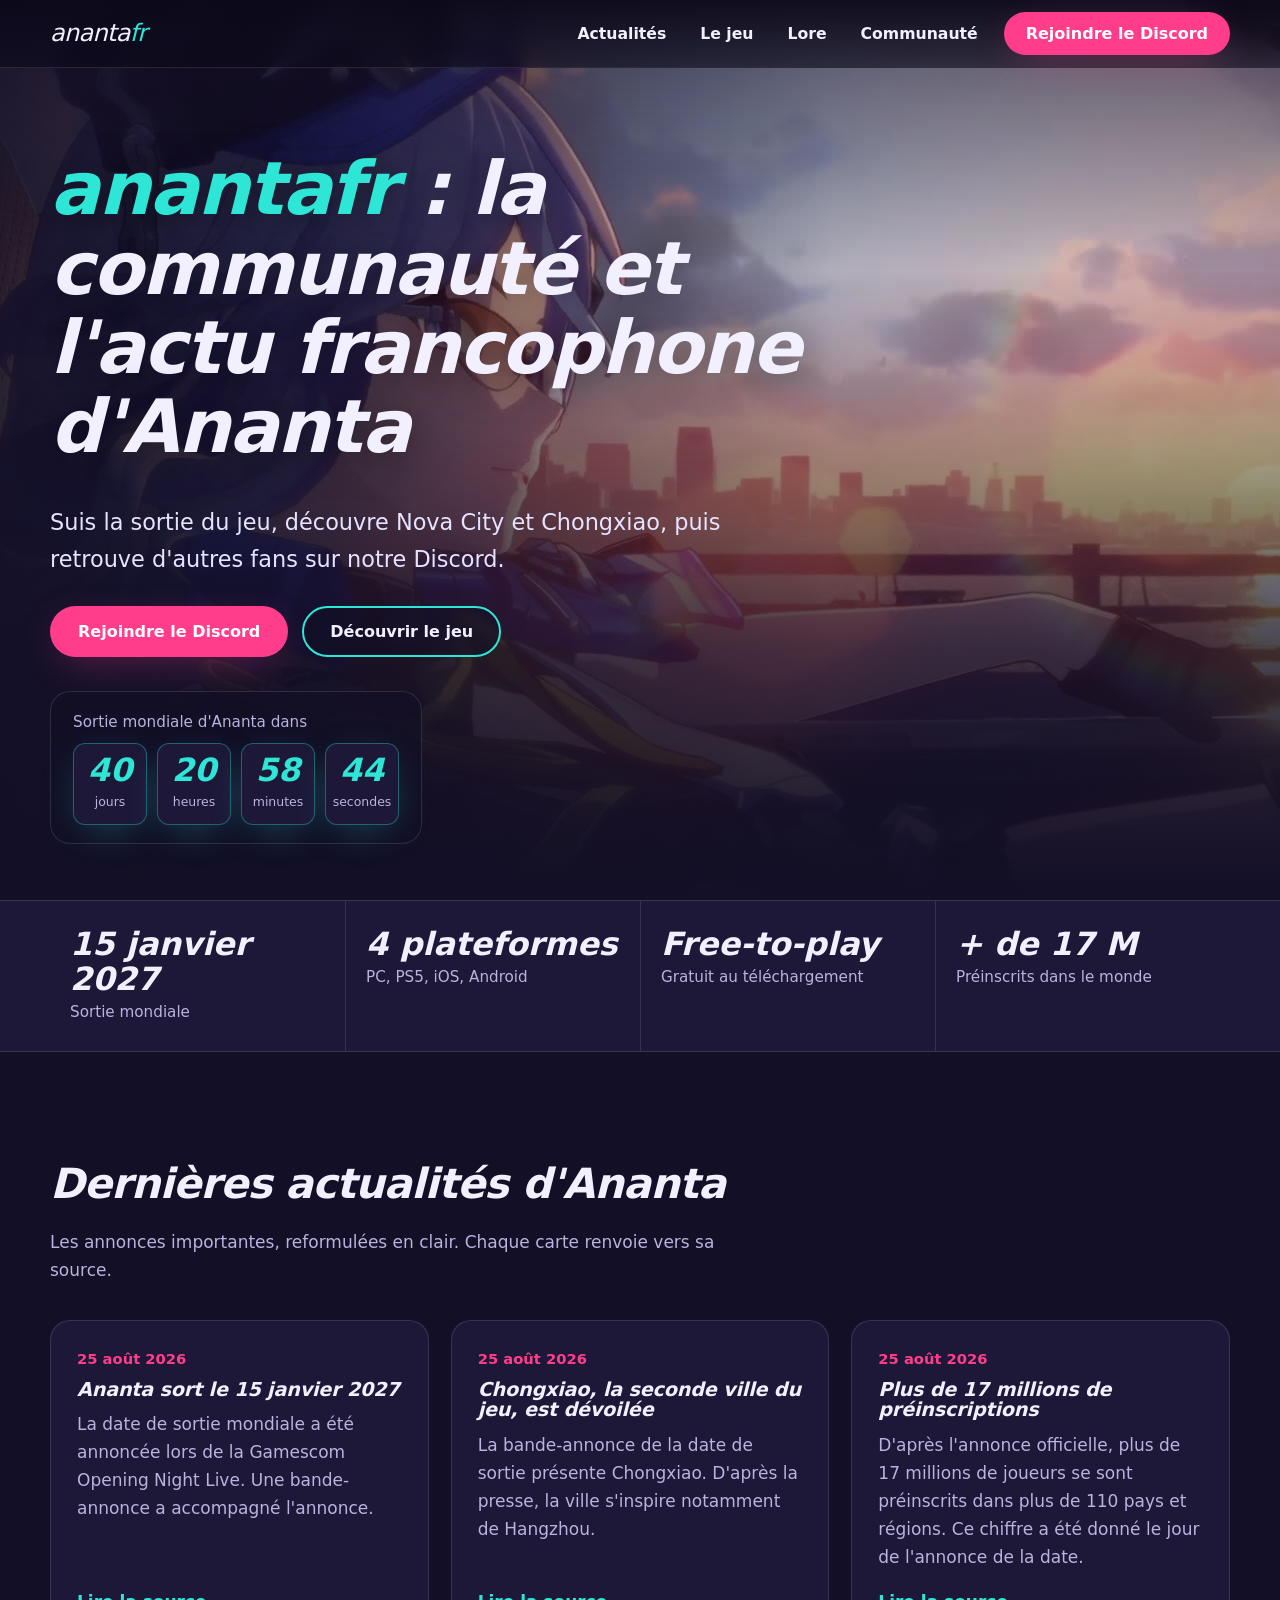
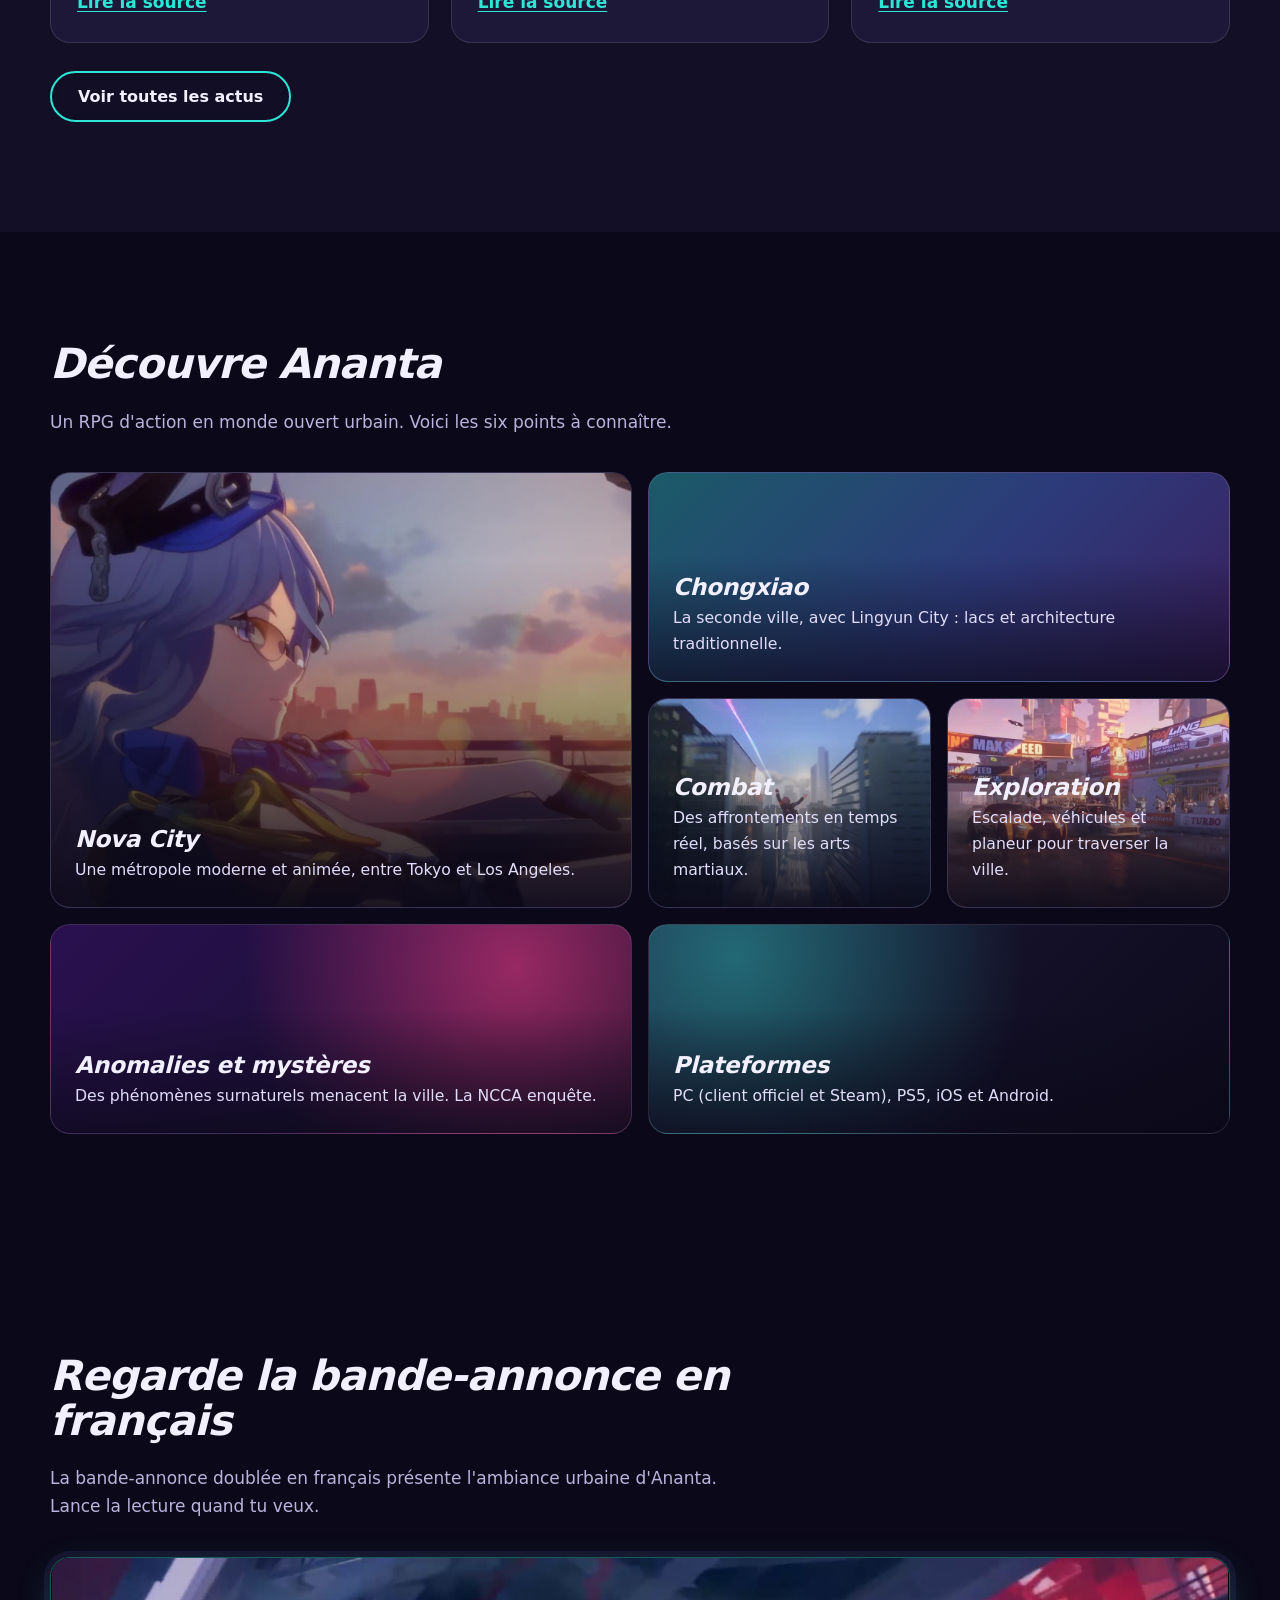
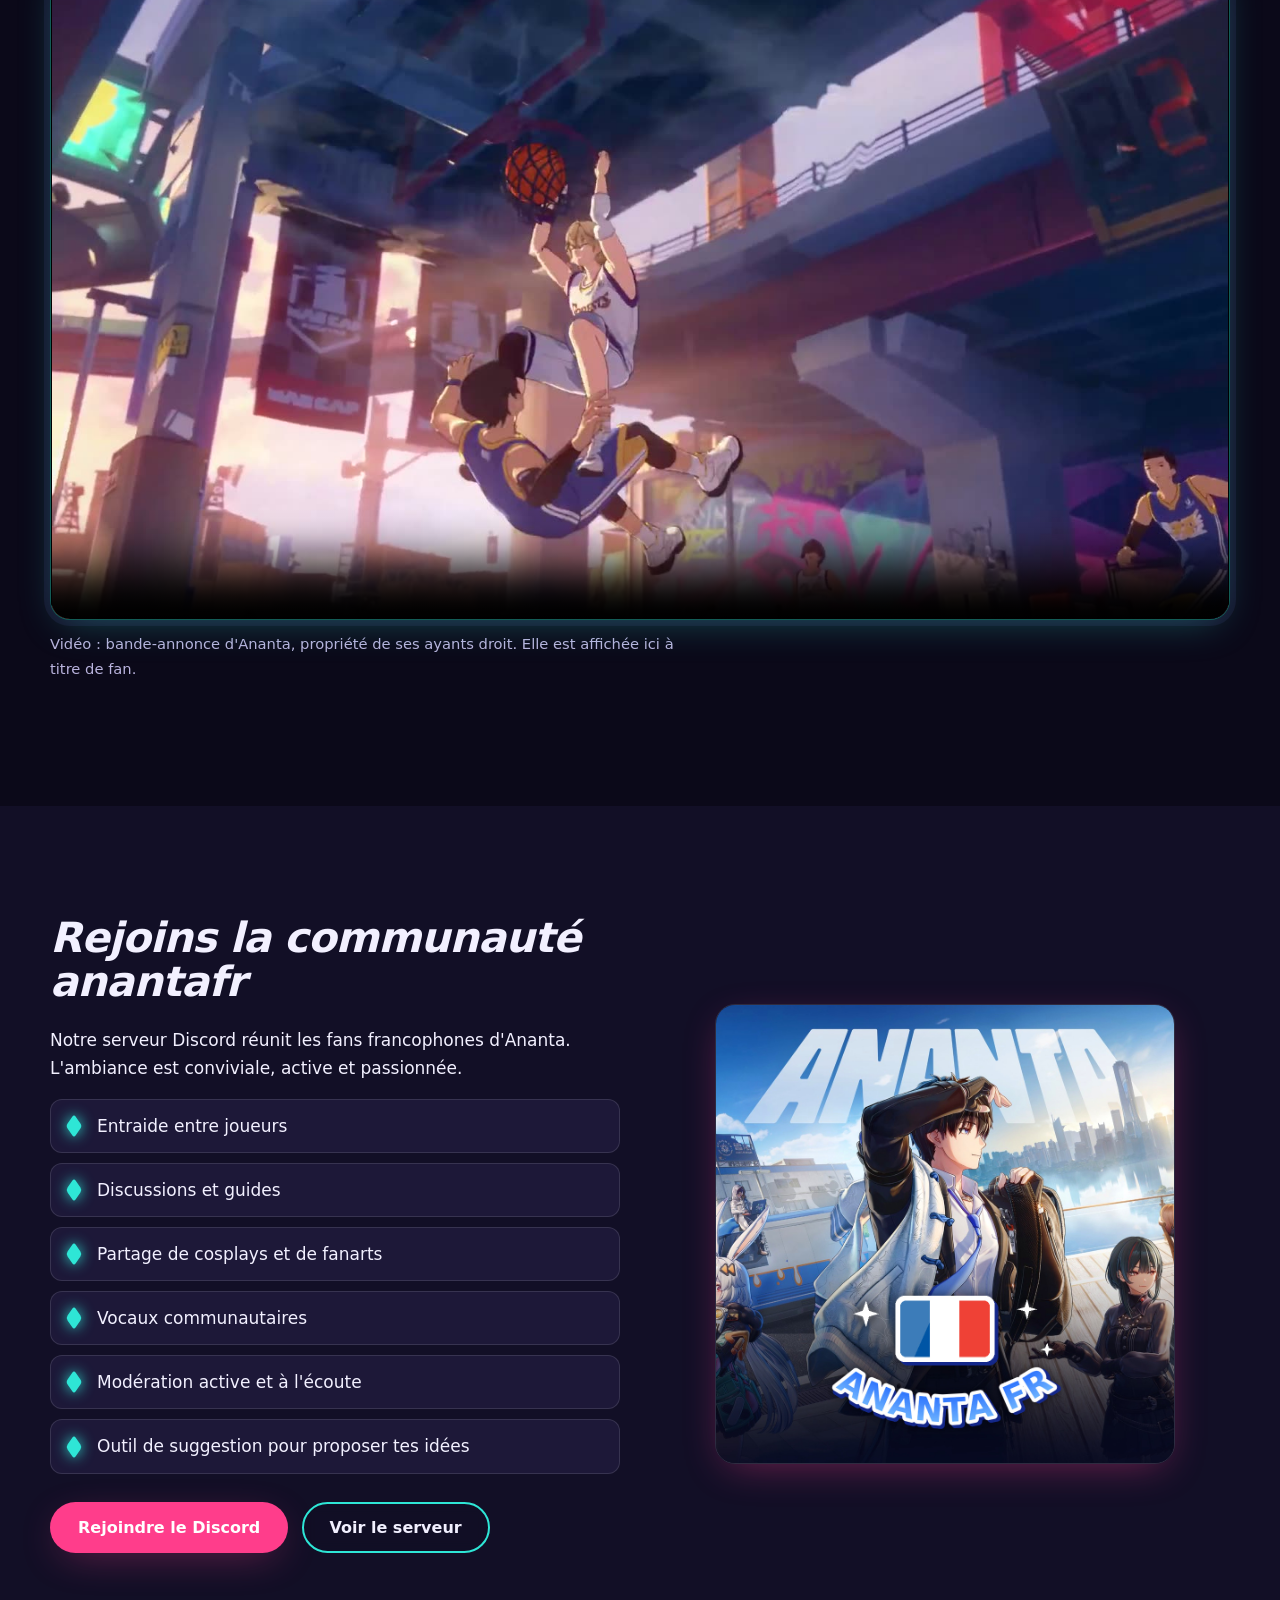
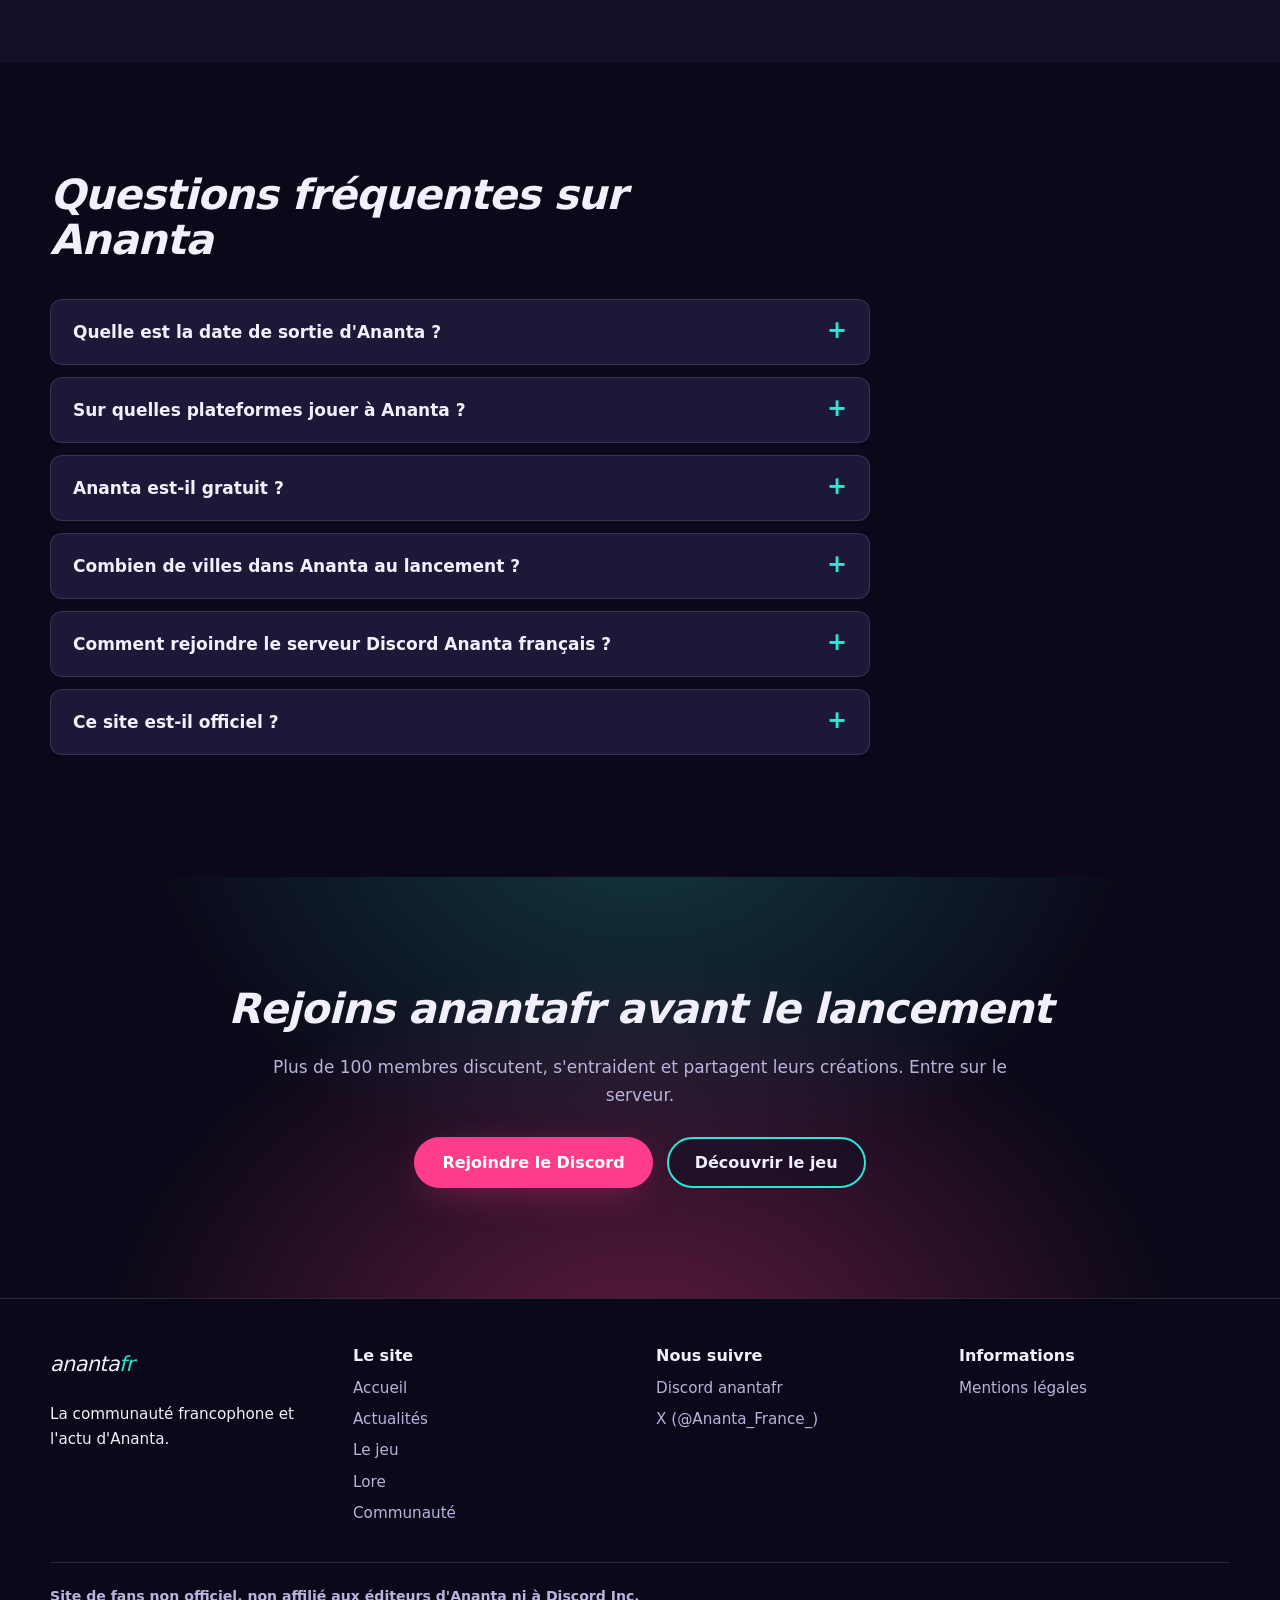
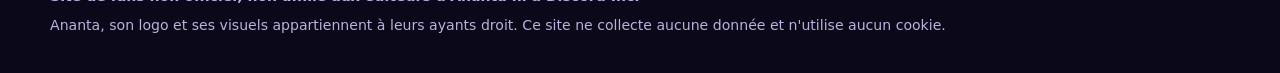
<file: index.html>
<!DOCTYPE html>
<html lang="fr" class="no-js">
<head>
<meta charset="utf-8">
<meta name="viewport" content="width=device-width, initial-scale=1">
<title>anantafr : communauté Discord et actu Ananta en français</title>
<meta name="description" content="Rejoins le serveur Discord Ananta français : actu, date de sortie, lore, Nova City et Chongxiao. Entraide, guides, fanarts et cosplays entre fans.">
<meta name="theme-color" content="#120f26">
<link rel="canonical" href="https://anantafr.fr/">
<link rel="icon" href="assets/img/favicon.svg" type="image/svg+xml">
<meta property="og:type" content="website">
<meta property="og:locale" content="fr_FR">
<meta property="og:site_name" content="anantafr">
<meta property="og:title" content="anantafr : communauté Discord et actu Ananta en français">
<meta property="og:description" content="Rejoins le serveur Discord Ananta français : actu, date de sortie, lore, Nova City et Chongxiao. Entraide, guides, fanarts et cosplays entre fans.">
<meta property="og:url" content="https://anantafr.fr/">
<meta property="og:image" content="https://anantafr.fr/assets/img/image-partage.jpg">
<meta property="og:image:alt" content="Visuel de la communauté Discord francophone anantafr, avec le drapeau français">
<meta name="twitter:card" content="summary_large_image">
<meta name="twitter:site" content="@Ananta_France_">
<meta name="twitter:title" content="anantafr : communauté Discord et actu Ananta en français">
<meta name="twitter:description" content="Rejoins le serveur Discord Ananta français : actu, date de sortie, lore, Nova City et Chongxiao. Entraide, guides, fanarts et cosplays entre fans.">
<meta name="twitter:image" content="https://anantafr.fr/assets/img/image-partage.jpg">
<link rel="stylesheet" href="style.css">
<script src="script.js" defer></script>
<script type="application/ld+json">
{
  "@context": "https://schema.org",
  "@type": "WebSite",
  "name": "anantafr",
  "alternateName": "AnantaFR",
  "url": "https://anantafr.fr/",
  "inLanguage": "fr-FR",
  "sameAs": [
    "https://x.com/Ananta_France_"
  ],
  "description": "Communauté Discord francophone et site de fans non officiel dédié au jeu Ananta."
}
</script>
<script type="application/ld+json">
{
  "@context": "https://schema.org",
  "@type": "FAQPage",
  "mainEntity": [
    {
      "@type": "Question",
      "name": "Quelle est la date de sortie d'Ananta ?",
      "acceptedAnswer": {
        "@type": "Answer",
        "text": "Ananta sort dans le monde entier le 15 janvier 2027. La date a été annoncée le 25 août 2026 lors de la Gamescom Opening Night Live."
      }
    },
    {
      "@type": "Question",
      "name": "Sur quelles plateformes jouer à Ananta ?",
      "acceptedAnswer": {
        "@type": "Answer",
        "text": "Le jeu sort sur PC (client officiel et Steam), PS5, iOS et Android."
      }
    },
    {
      "@type": "Question",
      "name": "Ananta est-il gratuit ?",
      "acceptedAnswer": {
        "@type": "Answer",
        "text": "Oui, Ananta est un jeu free-to-play. D'après la presse, sa monétisation serait orientée cosmétiques, sans gacha de personnages."
      }
    },
    {
      "@type": "Question",
      "name": "Combien de villes dans Ananta au lancement ?",
      "acceptedAnswer": {
        "@type": "Answer",
        "text": "Deux villes sont annoncées : Nova City et Chongxiao, avec Lingyun City. Nova City est une métropole animée. Chongxiao est plus calme, avec des lacs et une architecture traditionnelle."
      }
    },
    {
      "@type": "Question",
      "name": "Comment rejoindre le serveur Discord Ananta français ?",
      "acceptedAnswer": {
        "@type": "Answer",
        "text": "Clique sur « Rejoindre le Discord ». Le lien d'invitation est permanent et gratuit. Le serveur compte plus de 100 membres."
      }
    },
    {
      "@type": "Question",
      "name": "Ce site est-il officiel ?",
      "acceptedAnswer": {
        "@type": "Answer",
        "text": "Non. anantafr est un site de fans non officiel, non affilié aux éditeurs d'Ananta ni à Discord Inc."
      }
    }
  ]
}
</script>
</head>
<body>
<a class="lien-evitement" href="#contenu">Aller au contenu</a>
<header class="entete">
  <div class="conteneur">
    <a class="logo" href="index.html" aria-label="anantafr, accueil">ananta<span>fr</span></a>
    <button class="burger" type="button" aria-expanded="false" aria-controls="menu" aria-label="Ouvrir le menu"><span></span></button>
    <nav aria-label="Navigation principale">
      <ul class="menu" id="menu">
        <li><a href="actualites.html">Actualités</a></li><li><a href="le-jeu.html">Le jeu</a></li><li><a href="lore.html">Lore</a></li><li><a href="communaute.html">Communauté</a></li>
        <li><a class="btn btn-primaire" href="https://discord.gg/QbMDtARXmU" target="_blank" rel="noopener">Rejoindre le Discord</a></li>
      </ul>
    </nav>
  </div>
</header>
<main id="contenu">
<section class="hero">
  <div class="hero-media">
    <video autoplay muted loop playsinline preload="metadata" poster="assets/img/scene-ville.jpg" aria-hidden="true" tabindex="-1">
      <source src="assets/video/hero-loop.mp4" type="video/mp4">
    </video>
  </div>
  <div class="conteneur hero-contenu">
    <h1><span class="nom">anantafr</span> : la communauté et l'actu francophone d'Ananta</h1>
    <p class="accroche">Suis la sortie du jeu, découvre Nova City et Chongxiao, puis retrouve d'autres fans sur notre Discord.</p>
    <div class="btn-groupe">
      <a class="btn btn-primaire" href="https://discord.gg/QbMDtARXmU" target="_blank" rel="noopener">Rejoindre le Discord</a>
      <a class="btn btn-secondaire" href="le-jeu.html">Découvrir le jeu</a>
    </div>
    <div class="decompte" data-date="2027-01-15T00:00:00+01:00">
      <p class="decompte-titre">Sortie mondiale d'Ananta dans</p>
      <div class="decompte-grille" role="timer" aria-label="Décompte avant la sortie d'Ananta">
        <div class="decompte-case"><b data-j>--</b><small>jours</small></div>
        <div class="decompte-case"><b data-h>--</b><small>heures</small></div>
        <div class="decompte-case"><b data-m>--</b><small>minutes</small></div>
        <div class="decompte-case"><b data-s>--</b><small>secondes</small></div>
      </div>
      <!-- Texte de secours si JavaScript est désactivé -->
      <p class="decompte-secours">Sortie le 15 janvier 2027.</p>
    </div>
  </div>
</section>

<section class="chiffres" aria-label="Ananta en chiffres">
  <div class="conteneur">
    <ul>
      <li><b>15 janvier 2027</b><span>Sortie mondiale</span></li>
      <li><b>4 plateformes</b><span>PC, PS5, iOS, Android</span></li>
      <li><b>Free-to-play</b><span>Gratuit au téléchargement</span></li>
      <li><b>+ de 17 M</b><span>Préinscrits dans le monde</span></li>
    </ul>
  </div>
</section>

<section class="section" id="actualites">
  <div class="conteneur">
    <div class="section-titre">
      <h2>Dernières actualités d'Ananta</h2>
      <p>Les annonces importantes, reformulées en clair. Chaque carte renvoie vers sa source.</p>
    </div>
    <!-- PERSONNALISER : pour ajouter une actu, copie une balise <article class="carte"> complète et modifie date, titre, résumé et lien. -->
    <div class="grille-3">
      <article class="carte">
        <time datetime="2026-08-25">25 août 2026</time>
        <h3>Ananta sort le 15 janvier 2027</h3>
        <p>La date de sortie mondiale a été annoncée lors de la Gamescom Opening Night Live. Une bande-annonce a accompagné l'annonce.</p>
        <a class="lien-source" href="https://www.anantagame.com/" target="_blank" rel="noopener" aria-label="Lire la source : Ananta sort le 15 janvier 2027">Lire la source</a>
      </article>
      <article class="carte">
        <time datetime="2026-08-25">25 août 2026</time>
        <h3>Chongxiao, la seconde ville du jeu, est dévoilée</h3>
        <p>La bande-annonce de la date de sortie présente Chongxiao. D'après la presse, la ville s'inspire notamment de Hangzhou.</p>
        <a class="lien-source" href="https://gameinformer.com/gamescom-2026/2026/08/25/urban-open-world-action-game-ananta-has-a-new-trailer-and-release-date" target="_blank" rel="noopener" aria-label="Lire la source : Chongxiao, la seconde ville du jeu, est dévoilée">Lire la source</a>
      </article>
      <article class="carte">
        <time datetime="2026-08-25">25 août 2026</time>
        <h3>Plus de 17 millions de préinscriptions</h3>
        <p>D'après l'annonce officielle, plus de 17 millions de joueurs se sont préinscrits dans plus de 110 pays et régions. Ce chiffre a été donné le jour de l'annonce de la date.</p>
        <a class="lien-source" href="https://gamesbeat.com/ananta-launches-in-2027-with-china-inspired-open-world-modern-city-chongxiao/" target="_blank" rel="noopener" aria-label="Lire la source : Plus de 17 millions de préinscriptions">Lire la source</a>
      </article>
    </div>
    <div class="btn-groupe"><a class="btn btn-secondaire" href="actualites.html">Voir toutes les actus</a></div>
  </div>
</section>

<section class="section fond-profond" id="decouvrir">
  <div class="conteneur">
    <div class="section-titre">
      <h2>Découvre Ananta</h2>
      <p>Un RPG d'action en monde ouvert urbain. Voici les six points à connaître.</p>
    </div>
    <div class="bento">
      <a class="tuile t-nova" href="lore.html#nova-city">
        <img src="assets/img/scene-ville.jpg" alt="Capture de la bande-annonce : une métropole moderne au bord de l'eau sous un ciel dégagé" loading="lazy">
        <h3>Nova City</h3><p>Une métropole moderne et animée, entre Tokyo et Los Angeles.</p>
      </a>
      <a class="tuile tuile-chongxiao t-chong" href="lore.html#chongxiao">
        <h3>Chongxiao</h3><p>La seconde ville, avec Lingyun City : lacs et architecture traditionnelle.</p>
      </a>
      <a class="tuile t-comb" href="le-jeu.html#combat">
        <img src="assets/img/scene-combat.jpg" alt="Capture de la bande-annonce : une attaque lumineuse en plein combat" loading="lazy">
        <h3>Combat</h3><p>Des affrontements en temps réel, basés sur les arts martiaux.</p>
      </a>
      <a class="tuile t-expl" href="le-jeu.html#exploration">
        <img src="assets/img/scene-rue.jpg" alt="Capture de la bande-annonce : un véhicule file dans une grande avenue" loading="lazy">
        <h3>Exploration</h3><p>Escalade, véhicules et planeur pour traverser la ville.</p>
      </a>
      <a class="tuile tuile-anomalies t-anom" href="lore.html#anomalies">
        <h3>Anomalies et mystères</h3><p>Des phénomènes surnaturels menacent la ville. La NCCA enquête.</p>
      </a>
      <a class="tuile tuile-plateformes t-plat" href="le-jeu.html#plateformes">
        <h3>Plateformes</h3><p>PC (client officiel et Steam), PS5, iOS et Android.</p>
      </a>
    </div>
  </div>
</section>

<section class="section fond-profond" id="bande-annonce">
  <div class="conteneur">
    <div class="section-titre">
      <h2>Regarde la bande-annonce en français</h2>
      <p>La bande-annonce doublée en français présente l'ambiance urbaine d'Ananta. Lance la lecture quand tu veux.</p>
    </div>
    <div class="cadre-video">
      <video controls preload="none" playsinline poster="assets/video/poster.jpg" title="Bande-annonce d'Ananta doublée en français">
        <source src="assets/video/bande-annonce-fr.mp4" type="video/mp4">
        <p>Ton navigateur ne lit pas cette vidéo. <a href="assets/video/bande-annonce-fr.mp4">Télécharge la bande-annonce</a>.</p>
      </video>
    </div>
    <p class="legende">Vidéo : bande-annonce d'Ananta, propriété de ses ayants droit. Elle est affichée ici à titre de fan.</p>
  </div>
</section>

<section class="section" id="communaute">
  <div class="conteneur duo">
    <div>
      <h2>Rejoins la communauté anantafr</h2>
      <p>Notre serveur Discord réunit les fans francophones d'Ananta. L'ambiance est conviviale, active et passionnée.</p>
      <ul class="liste-atouts">
        <li>Entraide entre joueurs</li>
        <li>Discussions et guides</li>
        <li>Partage de cosplays et de fanarts</li>
        <li>Vocaux communautaires</li>
        <li>Modération active et à l'écoute</li>
        <li>Outil de suggestion pour proposer tes idées</li>
      </ul>
      <div class="btn-groupe"><a class="btn btn-primaire" href="https://discord.gg/QbMDtARXmU" target="_blank" rel="noopener">Rejoindre le Discord</a>
      <a class="btn btn-secondaire" href="communaute.html">Voir le serveur</a></div>
    </div>
    <img class="visuel-rond" src="assets/img/image-partage.jpg" alt="Visuel anantafr : le drapeau français et le texte Ananta FR devant des personnages et une ville" width="1024" height="1024" loading="lazy">
  </div>
</section>

<section class="section fond-profond faq" id="faq">
  <div class="conteneur">
    <div class="section-titre"><h2>Questions fréquentes sur Ananta</h2></div>
    <div style="max-width:820px">
      <details><summary>Quelle est la date de sortie d&#x27;Ananta ?</summary><p>Ananta sort dans le monde entier le 15 janvier 2027. La date a été annoncée le 25 août 2026 lors de la Gamescom Opening Night Live.</p></details>
      <details><summary>Sur quelles plateformes jouer à Ananta ?</summary><p>Le jeu sort sur PC (client officiel et Steam), PS5, iOS et Android.</p></details>
      <details><summary>Ananta est-il gratuit ?</summary><p>Oui, Ananta est un jeu free-to-play. D&#x27;après la presse, sa monétisation serait orientée cosmétiques, sans gacha de personnages.</p></details>
      <details><summary>Combien de villes dans Ananta au lancement ?</summary><p>Deux villes sont annoncées : Nova City et Chongxiao, avec Lingyun City. Nova City est une métropole animée. Chongxiao est plus calme, avec des lacs et une architecture traditionnelle.</p></details>
      <details><summary>Comment rejoindre le serveur Discord Ananta français ?</summary><p>Clique sur « Rejoindre le Discord ». Le lien d&#x27;invitation est permanent et gratuit. Le serveur compte plus de 100 membres.</p></details>
      <details><summary>Ce site est-il officiel ?</summary><p>Non. anantafr est un site de fans non officiel, non affilié aux éditeurs d&#x27;Ananta ni à Discord Inc.</p></details>
    </div>
  </div>
</section>

<section class="section cta-final">
  <div class="conteneur">
    <h2>Rejoins anantafr avant le lancement</h2>
    <p>Plus de 100 membres discutent, s'entraident et partagent leurs créations. Entre sur le serveur.</p>
    <div class="btn-groupe">
      <a class="btn btn-primaire" href="https://discord.gg/QbMDtARXmU" target="_blank" rel="noopener">Rejoindre le Discord</a>
      <a class="btn btn-secondaire" href="le-jeu.html">Découvrir le jeu</a>
    </div>
  </div>
</section>
</main>
<footer class="pied">
  <div class="conteneur">
    <div class="pied-grille">
      <div>
        <p class="logo" style="font-size:1.3rem">ananta<span>fr</span></p>
        <p>La communauté francophone et l'actu d'Ananta.</p>
      </div>
      <nav aria-label="Pages du site">
        <h2>Le site</h2>
        <ul>
          <li><a href="index.html">Accueil</a></li>
          <li><a href="actualites.html">Actualités</a></li>
          <li><a href="le-jeu.html">Le jeu</a></li>
          <li><a href="lore.html">Lore</a></li>
          <li><a href="communaute.html">Communauté</a></li>
        </ul>
      </nav>
      <div>
        <h2>Nous suivre</h2>
        <ul>
          <li><a href="https://discord.gg/QbMDtARXmU" target="_blank" rel="noopener">Discord anantafr</a></li>
          <li><a href="https://x.com/Ananta_France_" target="_blank" rel="noopener me">X (@Ananta_France_)</a></li>
          <!-- PERSONNALISER : pour ajouter un autre réseau, copie la ligne ci-dessus et change le lien. -->
        </ul>
      </div>
      <div>
        <h2>Informations</h2>
        <ul><li><a href="mentions-legales.html">Mentions légales</a></li></ul>
      </div>
    </div>
    <div class="mention">
      <p><strong>Site de fans non officiel, non affilié aux éditeurs d'Ananta ni à Discord Inc.</strong></p>
      <p>Ananta, son logo et ses visuels appartiennent à leurs ayants droit. Ce site ne collecte aucune donnée et n'utilise aucun cookie.</p>
    </div>
  </div>
</footer>
</body>
</html>
</file>
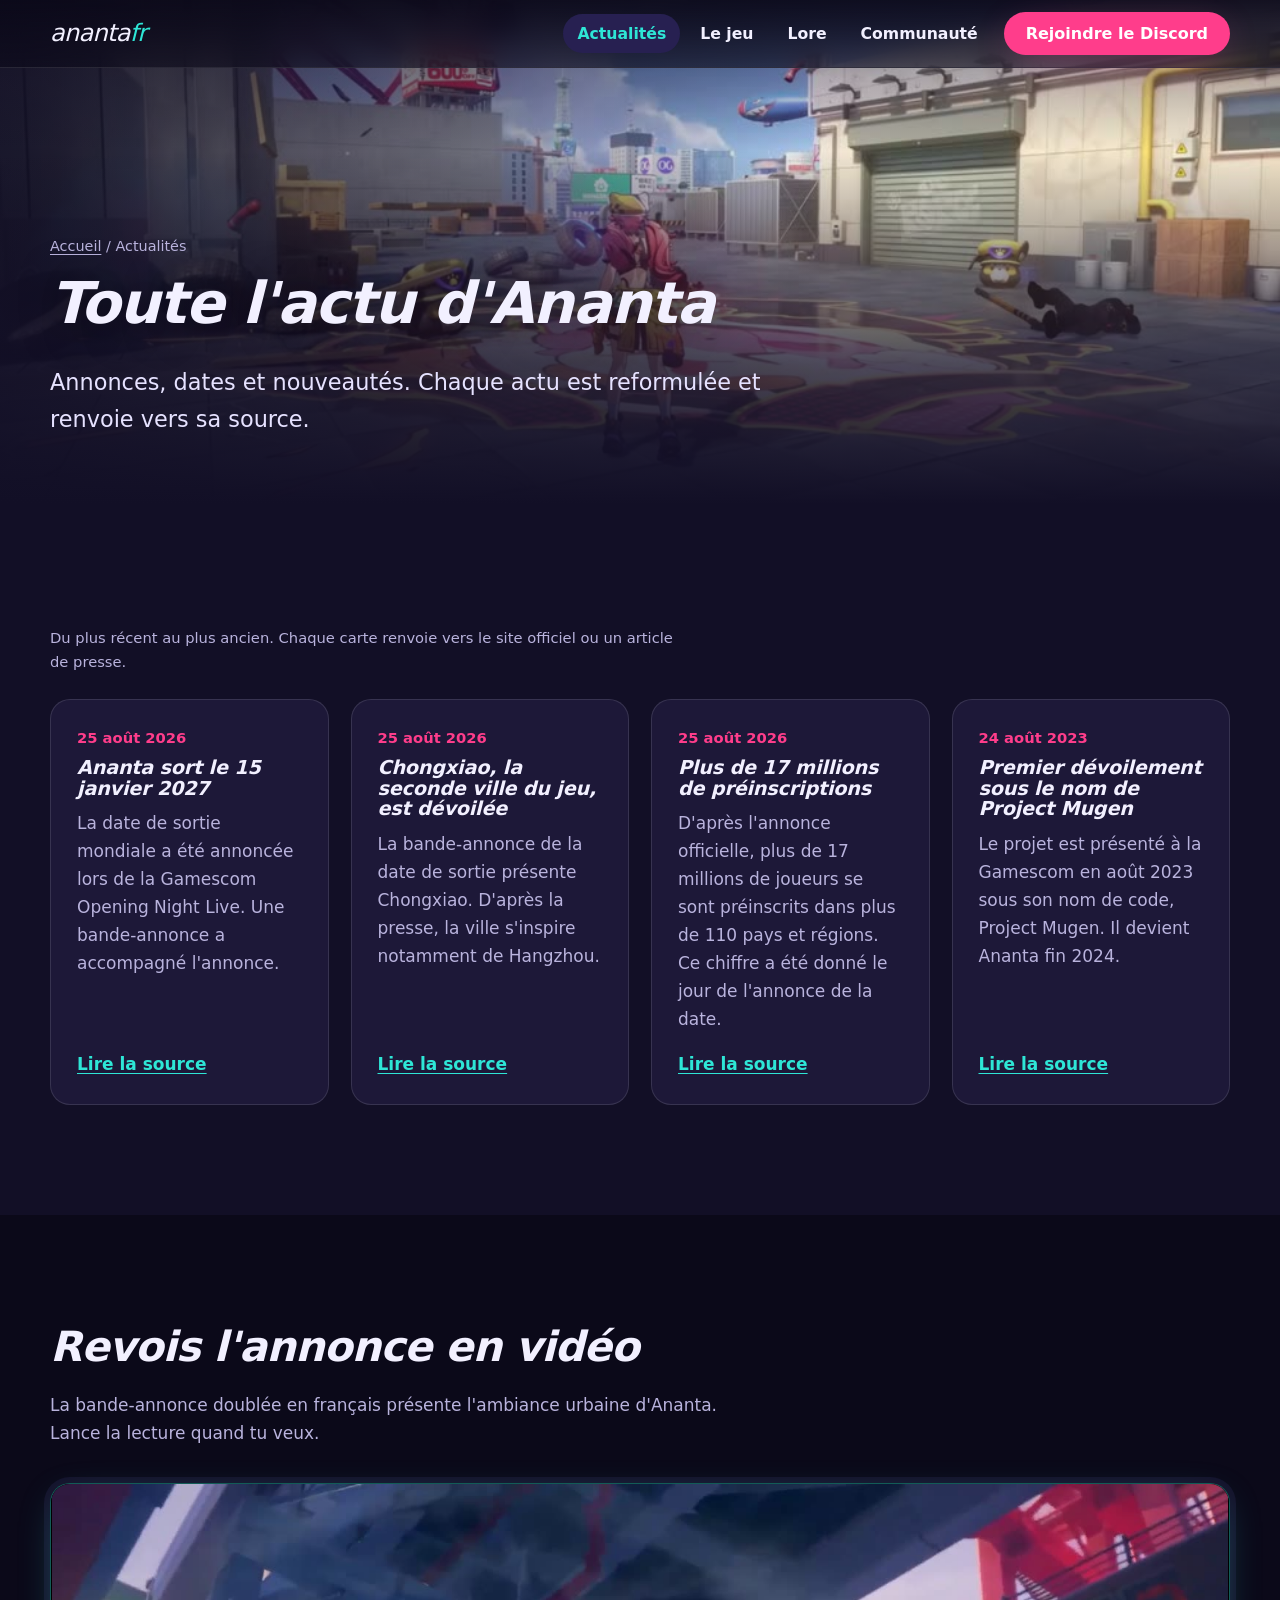
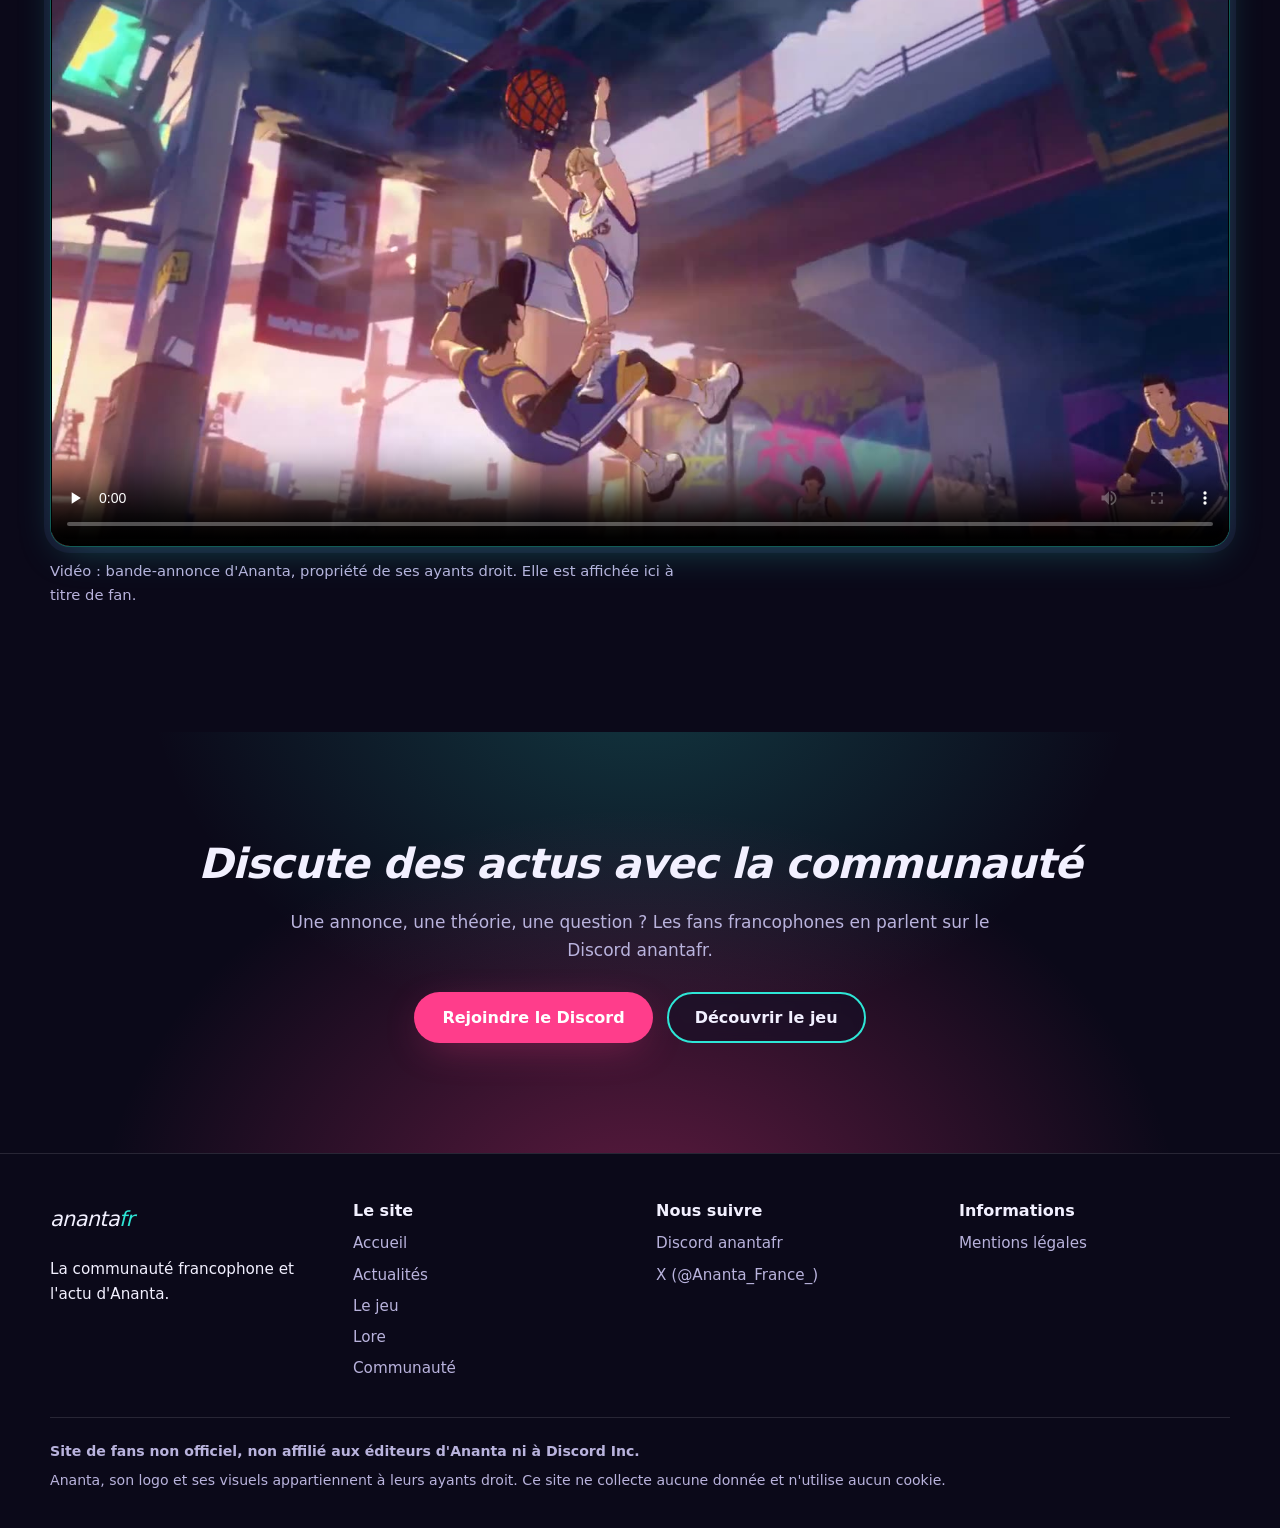
<file: actualites.html>
<!DOCTYPE html>
<html lang="fr" class="no-js">
<head>
<meta charset="utf-8">
<meta name="viewport" content="width=device-width, initial-scale=1">
<title>Actu Ananta : date de sortie, villes et annonces | anantafr</title>
<meta name="description" content="Toute l&#x27;actu d&#x27;Ananta en français : date de sortie du 15 janvier 2027, Chongxiao, 17 millions de préinscriptions et origines du projet Project Mugen.">
<meta name="theme-color" content="#120f26">
<link rel="canonical" href="https://anantafr.fr/actualites.html">
<link rel="icon" href="assets/img/favicon.svg" type="image/svg+xml">
<meta property="og:type" content="website">
<meta property="og:locale" content="fr_FR">
<meta property="og:site_name" content="anantafr">
<meta property="og:title" content="Actu Ananta : date de sortie, villes et annonces | anantafr">
<meta property="og:description" content="Toute l&#x27;actu d&#x27;Ananta en français : date de sortie du 15 janvier 2027, Chongxiao, 17 millions de préinscriptions et origines du projet Project Mugen.">
<meta property="og:url" content="https://anantafr.fr/actualites.html">
<meta property="og:image" content="https://anantafr.fr/assets/img/image-partage.jpg">
<meta property="og:image:alt" content="Visuel de la communauté Discord francophone anantafr, avec le drapeau français">
<meta name="twitter:card" content="summary_large_image">
<meta name="twitter:site" content="@Ananta_France_">
<meta name="twitter:title" content="Actu Ananta : date de sortie, villes et annonces | anantafr">
<meta name="twitter:description" content="Toute l&#x27;actu d&#x27;Ananta en français : date de sortie du 15 janvier 2027, Chongxiao, 17 millions de préinscriptions et origines du projet Project Mugen.">
<meta name="twitter:image" content="https://anantafr.fr/assets/img/image-partage.jpg">
<link rel="stylesheet" href="style.css">
<script src="script.js" defer></script>
<script type="application/ld+json">
{
  "@context": "https://schema.org",
  "@type": "WebSite",
  "name": "anantafr",
  "alternateName": "AnantaFR",
  "url": "https://anantafr.fr/",
  "inLanguage": "fr-FR",
  "sameAs": [
    "https://x.com/Ananta_France_"
  ],
  "description": "Communauté Discord francophone et site de fans non officiel dédié au jeu Ananta."
}
</script>
</head>
<body>
<a class="lien-evitement" href="#contenu">Aller au contenu</a>
<header class="entete">
  <div class="conteneur">
    <a class="logo" href="index.html" aria-label="anantafr, accueil">ananta<span>fr</span></a>
    <button class="burger" type="button" aria-expanded="false" aria-controls="menu" aria-label="Ouvrir le menu"><span></span></button>
    <nav aria-label="Navigation principale">
      <ul class="menu" id="menu">
        <li><a href="actualites.html" aria-current="page">Actualités</a></li><li><a href="le-jeu.html">Le jeu</a></li><li><a href="lore.html">Lore</a></li><li><a href="communaute.html">Communauté</a></li>
        <li><a class="btn btn-primaire" href="https://discord.gg/QbMDtARXmU" target="_blank" rel="noopener">Rejoindre le Discord</a></li>
      </ul>
    </nav>
  </div>
</header>
<main id="contenu">
<section class="hero hero-petit">
  <div class="hero-media"><img src="assets/img/scene-neon.jpg" alt="Capture de la bande-annonce d&#x27;Ananta : une scène nocturne aux lumières néon" fetchpriority="high"></div>
  <div class="conteneur hero-contenu">
    <p class="fil-ariane"><a href="index.html">Accueil</a> / Actualités</p>
    <h1>Toute l'actu d'Ananta</h1>
    <p class="accroche">Annonces, dates et nouveautés. Chaque actu est reformulée et renvoie vers sa source.</p>
  </div>
</section>

<section class="section">
  <div class="conteneur">
    <p class="legende" style="margin-bottom:24px">Du plus récent au plus ancien. Chaque carte renvoie vers le site officiel ou un article de presse.</p>
    <!-- PERSONNALISER : pour ajouter une actu, copie une balise <article class="carte"> complète, colle-la EN PREMIER dans la liste, puis modifie la date, le titre, le résumé et le lien. -->
    <div class="grille-3">
      <article class="carte">
        <time datetime="2026-08-25">25 août 2026</time>
        <h3>Ananta sort le 15 janvier 2027</h3>
        <p>La date de sortie mondiale a été annoncée lors de la Gamescom Opening Night Live. Une bande-annonce a accompagné l'annonce.</p>
        <a class="lien-source" href="https://www.anantagame.com/" target="_blank" rel="noopener" aria-label="Lire la source : Ananta sort le 15 janvier 2027">Lire la source</a>
      </article>
      <article class="carte">
        <time datetime="2026-08-25">25 août 2026</time>
        <h3>Chongxiao, la seconde ville du jeu, est dévoilée</h3>
        <p>La bande-annonce de la date de sortie présente Chongxiao. D'après la presse, la ville s'inspire notamment de Hangzhou.</p>
        <a class="lien-source" href="https://gameinformer.com/gamescom-2026/2026/08/25/urban-open-world-action-game-ananta-has-a-new-trailer-and-release-date" target="_blank" rel="noopener" aria-label="Lire la source : Chongxiao, la seconde ville du jeu, est dévoilée">Lire la source</a>
      </article>
      <article class="carte">
        <time datetime="2026-08-25">25 août 2026</time>
        <h3>Plus de 17 millions de préinscriptions</h3>
        <p>D'après l'annonce officielle, plus de 17 millions de joueurs se sont préinscrits dans plus de 110 pays et régions. Ce chiffre a été donné le jour de l'annonce de la date.</p>
        <a class="lien-source" href="https://gamesbeat.com/ananta-launches-in-2027-with-china-inspired-open-world-modern-city-chongxiao/" target="_blank" rel="noopener" aria-label="Lire la source : Plus de 17 millions de préinscriptions">Lire la source</a>
      </article>
      <article class="carte">
        <time datetime="2023-08-24">24 août 2023</time>
        <h3>Premier dévoilement sous le nom de Project Mugen</h3>
        <p>Le projet est présenté à la Gamescom en août 2023 sous son nom de code, Project Mugen. Il devient Ananta fin 2024.</p>
        <a class="lien-source" href="https://en.wikipedia.org/wiki/Ananta_(video_game)" target="_blank" rel="noopener" aria-label="Lire la source : Premier dévoilement sous le nom de Project Mugen">Lire la source</a>
      </article>
    </div>
  </div>
</section>
<section class="section fond-profond" id="bande-annonce">
  <div class="conteneur">
    <div class="section-titre">
      <h2>Revois l'annonce en vidéo</h2>
      <p>La bande-annonce doublée en français présente l'ambiance urbaine d'Ananta. Lance la lecture quand tu veux.</p>
    </div>
    <div class="cadre-video">
      <video controls preload="none" playsinline poster="assets/video/poster.jpg" title="Bande-annonce d'Ananta doublée en français">
        <source src="assets/video/bande-annonce-fr.mp4" type="video/mp4">
        <p>Ton navigateur ne lit pas cette vidéo. <a href="assets/video/bande-annonce-fr.mp4">Télécharge la bande-annonce</a>.</p>
      </video>
    </div>
    <p class="legende">Vidéo : bande-annonce d'Ananta, propriété de ses ayants droit. Elle est affichée ici à titre de fan.</p>
  </div>
</section>

<section class="section cta-final">
  <div class="conteneur">
    <h2>Discute des actus avec la communauté</h2>
    <p>Une annonce, une théorie, une question ? Les fans francophones en parlent sur le Discord anantafr.</p>
    <div class="btn-groupe">
      <a class="btn btn-primaire" href="https://discord.gg/QbMDtARXmU" target="_blank" rel="noopener">Rejoindre le Discord</a>
      <a class="btn btn-secondaire" href="le-jeu.html">Découvrir le jeu</a>
    </div>
  </div>
</section>
</main>
<footer class="pied">
  <div class="conteneur">
    <div class="pied-grille">
      <div>
        <p class="logo" style="font-size:1.3rem">ananta<span>fr</span></p>
        <p>La communauté francophone et l'actu d'Ananta.</p>
      </div>
      <nav aria-label="Pages du site">
        <h2>Le site</h2>
        <ul>
          <li><a href="index.html">Accueil</a></li>
          <li><a href="actualites.html">Actualités</a></li>
          <li><a href="le-jeu.html">Le jeu</a></li>
          <li><a href="lore.html">Lore</a></li>
          <li><a href="communaute.html">Communauté</a></li>
        </ul>
      </nav>
      <div>
        <h2>Nous suivre</h2>
        <ul>
          <li><a href="https://discord.gg/QbMDtARXmU" target="_blank" rel="noopener">Discord anantafr</a></li>
          <li><a href="https://x.com/Ananta_France_" target="_blank" rel="noopener me">X (@Ananta_France_)</a></li>
          <!-- PERSONNALISER : pour ajouter un autre réseau, copie la ligne ci-dessus et change le lien. -->
        </ul>
      </div>
      <div>
        <h2>Informations</h2>
        <ul><li><a href="mentions-legales.html">Mentions légales</a></li></ul>
      </div>
    </div>
    <div class="mention">
      <p><strong>Site de fans non officiel, non affilié aux éditeurs d'Ananta ni à Discord Inc.</strong></p>
      <p>Ananta, son logo et ses visuels appartiennent à leurs ayants droit. Ce site ne collecte aucune donnée et n'utilise aucun cookie.</p>
    </div>
  </div>
</footer>
</body>
</html>
</file>
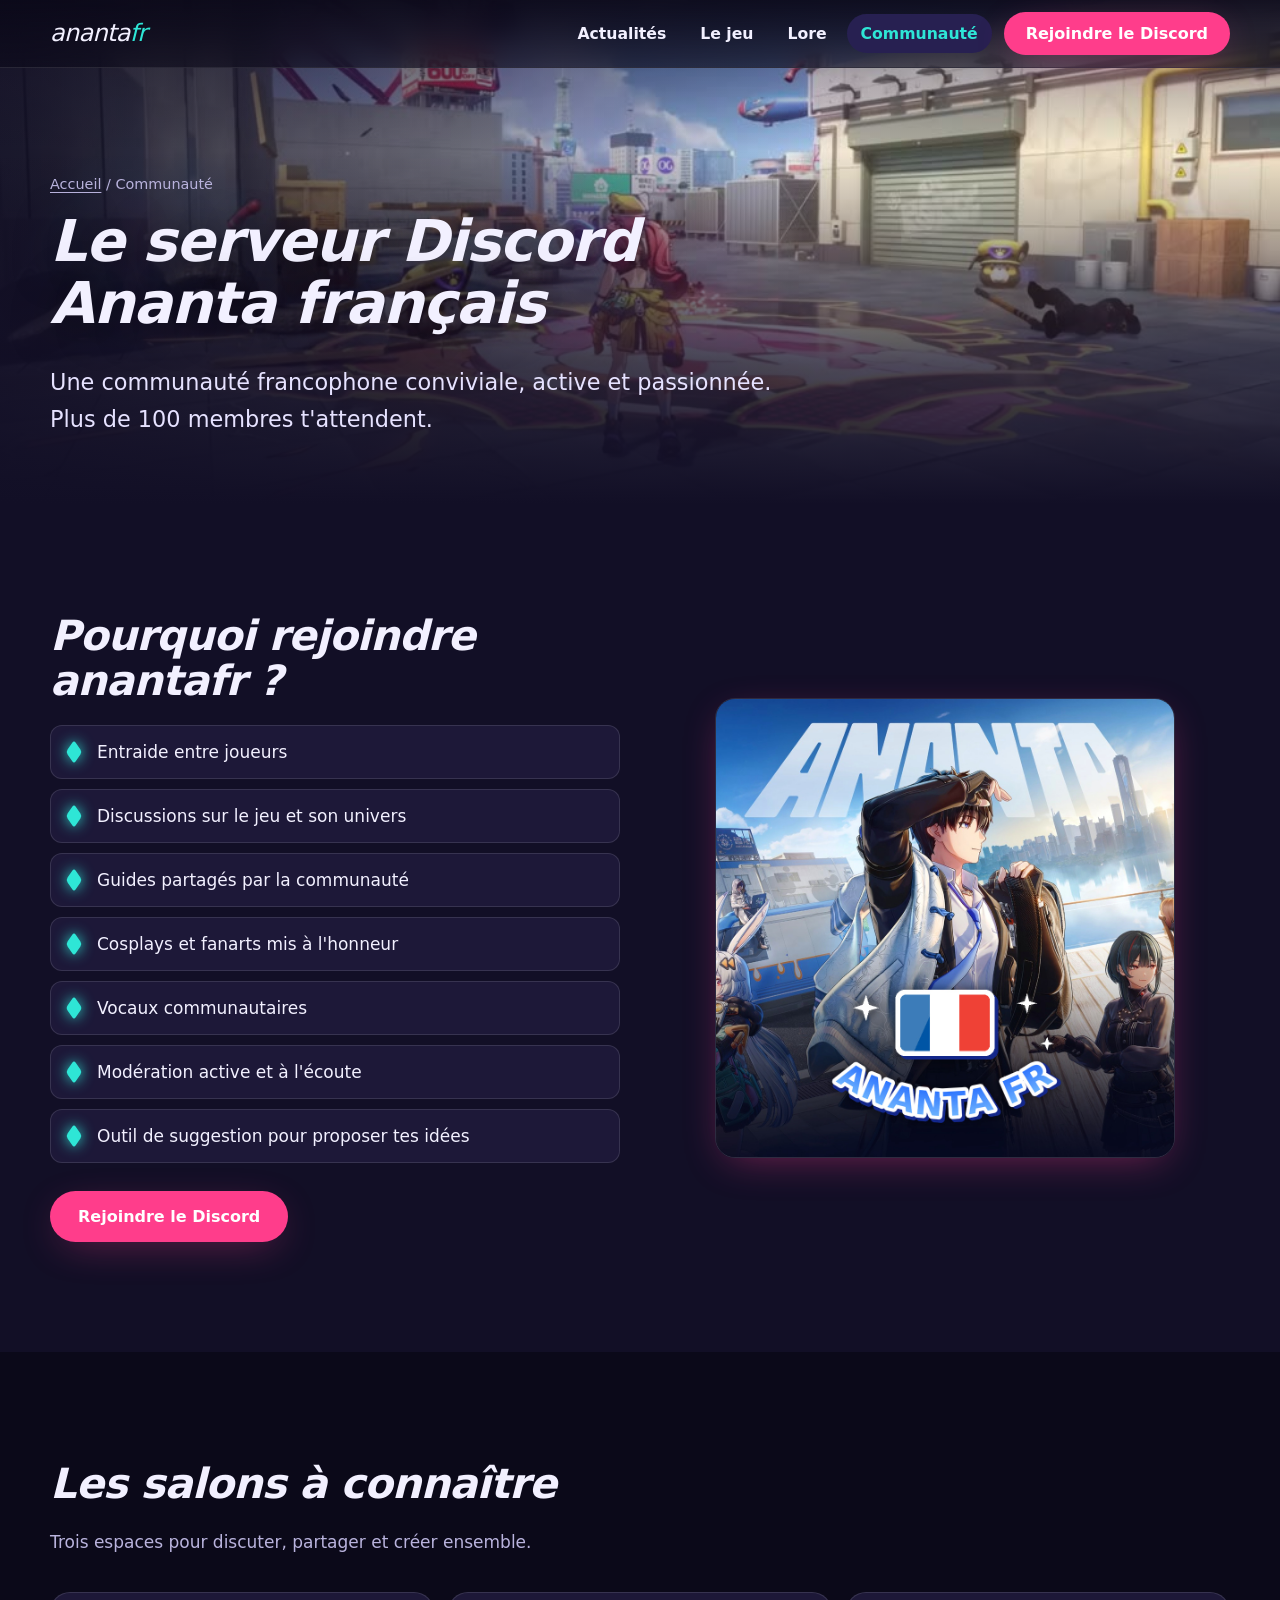
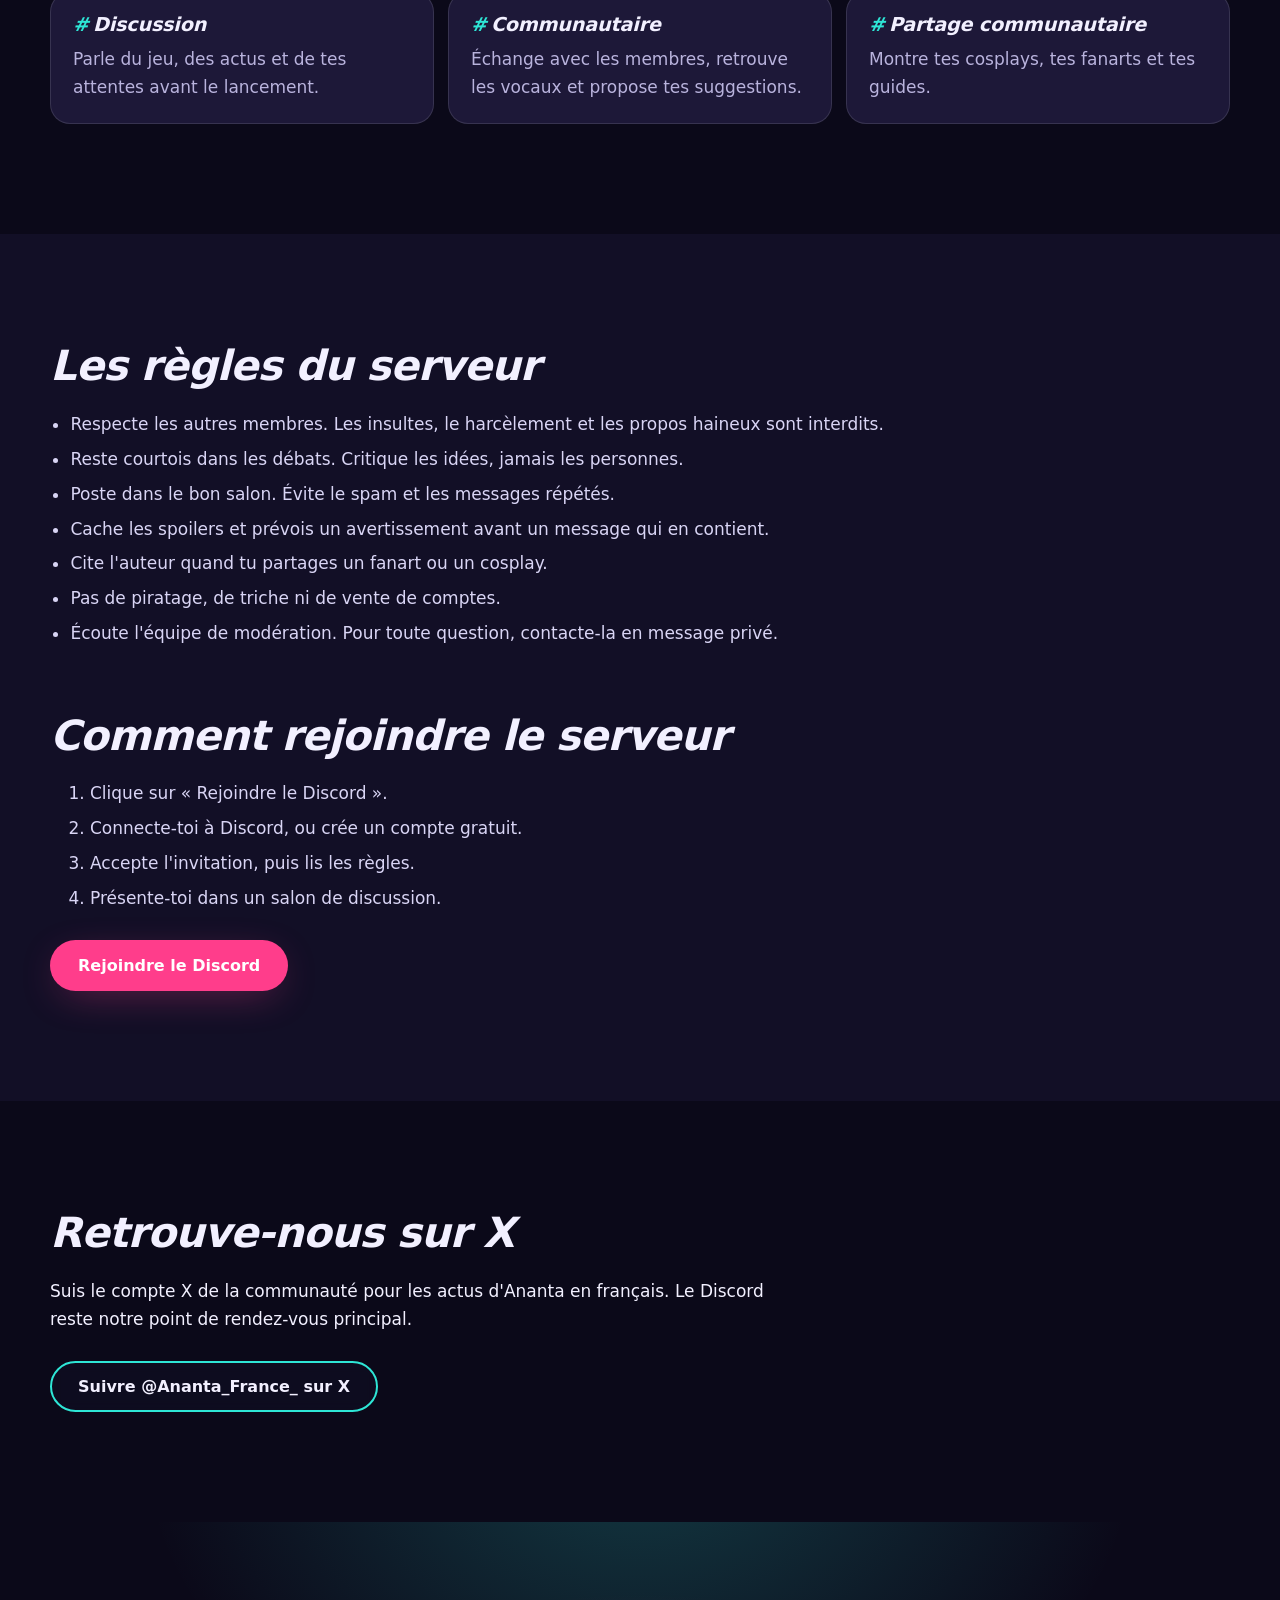
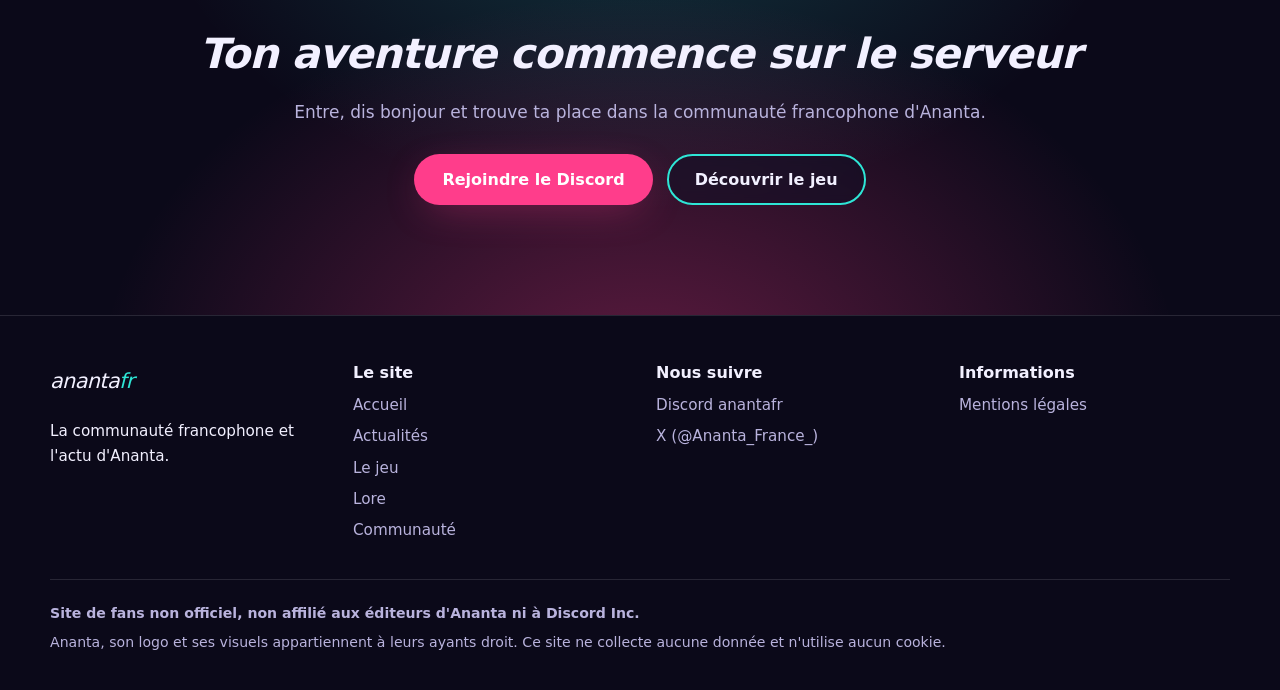
<file: communaute.html>
<!DOCTYPE html>
<html lang="fr" class="no-js">
<head>
<meta charset="utf-8">
<meta name="viewport" content="width=device-width, initial-scale=1">
<title>Serveur Discord Ananta français : rejoins anantafr</title>
<meta name="description" content="Rejoins le serveur Discord Ananta français : plus de 100 membres, entraide, guides, cosplays, fanarts, vocaux communautaires et modération à l&#x27;écoute.">
<meta name="theme-color" content="#120f26">
<link rel="canonical" href="https://anantafr.fr/communaute.html">
<link rel="icon" href="assets/img/favicon.svg" type="image/svg+xml">
<meta property="og:type" content="website">
<meta property="og:locale" content="fr_FR">
<meta property="og:site_name" content="anantafr">
<meta property="og:title" content="Serveur Discord Ananta français : rejoins anantafr">
<meta property="og:description" content="Rejoins le serveur Discord Ananta français : plus de 100 membres, entraide, guides, cosplays, fanarts, vocaux communautaires et modération à l&#x27;écoute.">
<meta property="og:url" content="https://anantafr.fr/communaute.html">
<meta property="og:image" content="https://anantafr.fr/assets/img/image-partage.jpg">
<meta property="og:image:alt" content="Visuel de la communauté Discord francophone anantafr, avec le drapeau français">
<meta name="twitter:card" content="summary_large_image">
<meta name="twitter:site" content="@Ananta_France_">
<meta name="twitter:title" content="Serveur Discord Ananta français : rejoins anantafr">
<meta name="twitter:description" content="Rejoins le serveur Discord Ananta français : plus de 100 membres, entraide, guides, cosplays, fanarts, vocaux communautaires et modération à l&#x27;écoute.">
<meta name="twitter:image" content="https://anantafr.fr/assets/img/image-partage.jpg">
<link rel="stylesheet" href="style.css">
<script src="script.js" defer></script>
<script type="application/ld+json">
{
  "@context": "https://schema.org",
  "@type": "WebSite",
  "name": "anantafr",
  "alternateName": "AnantaFR",
  "url": "https://anantafr.fr/",
  "inLanguage": "fr-FR",
  "sameAs": [
    "https://x.com/Ananta_France_"
  ],
  "description": "Communauté Discord francophone et site de fans non officiel dédié au jeu Ananta."
}
</script>
</head>
<body>
<a class="lien-evitement" href="#contenu">Aller au contenu</a>
<header class="entete">
  <div class="conteneur">
    <a class="logo" href="index.html" aria-label="anantafr, accueil">ananta<span>fr</span></a>
    <button class="burger" type="button" aria-expanded="false" aria-controls="menu" aria-label="Ouvrir le menu"><span></span></button>
    <nav aria-label="Navigation principale">
      <ul class="menu" id="menu">
        <li><a href="actualites.html">Actualités</a></li><li><a href="le-jeu.html">Le jeu</a></li><li><a href="lore.html">Lore</a></li><li><a href="communaute.html" aria-current="page">Communauté</a></li>
        <li><a class="btn btn-primaire" href="https://discord.gg/QbMDtARXmU" target="_blank" rel="noopener">Rejoindre le Discord</a></li>
      </ul>
    </nav>
  </div>
</header>
<main id="contenu">
<section class="hero hero-petit">
  <div class="hero-media"><img src="assets/img/scene-neon.jpg" alt="Capture de la bande-annonce d&#x27;Ananta : une scène de nuit aux couleurs néon" fetchpriority="high"></div>
  <div class="conteneur hero-contenu">
    <p class="fil-ariane"><a href="index.html">Accueil</a> / Communauté</p>
    <h1>Le serveur Discord Ananta français</h1>
    <p class="accroche">Une communauté francophone conviviale, active et passionnée. Plus de 100 membres t'attendent.</p>
  </div>
</section>

<section class="section">
  <div class="conteneur duo">
    <div>
      <h2>Pourquoi rejoindre anantafr ?</h2>
      <ul class="liste-atouts">
        <li>Entraide entre joueurs</li>
        <li>Discussions sur le jeu et son univers</li>
        <li>Guides partagés par la communauté</li>
        <li>Cosplays et fanarts mis à l'honneur</li>
        <li>Vocaux communautaires</li>
        <li>Modération active et à l'écoute</li>
        <li>Outil de suggestion pour proposer tes idées</li>
      </ul>
      <div class="btn-groupe"><a class="btn btn-primaire" href="https://discord.gg/QbMDtARXmU" target="_blank" rel="noopener">Rejoindre le Discord</a></div>
    </div>
    <img class="visuel-rond" src="assets/img/image-partage.jpg" alt="Visuel anantafr : le drapeau français et le texte Ananta FR devant des personnages et une ville" width="1024" height="1024" loading="lazy">
  </div>
</section>

<section class="section fond-profond">
  <div class="conteneur">
    <div class="section-titre"><h2>Les salons à connaître</h2><p>Trois espaces pour discuter, partager et créer ensemble.</p></div>
    <div class="salons">
      <div class="salon"><h3>Discussion</h3><p>Parle du jeu, des actus et de tes attentes avant le lancement.</p></div>
      <div class="salon"><h3>Communautaire</h3><p>Échange avec les membres, retrouve les vocaux et propose tes suggestions.</p></div>
      <div class="salon"><h3>Partage communautaire</h3><p>Montre tes cosplays, tes fanarts et tes guides.</p></div>
    </div>
  </div>
</section>

<section class="section texte">
  <div class="conteneur">
    <h2>Les règles du serveur</h2>
    <!-- PERSONNALISER : ces règles sont une base à comparer avec celles de ton serveur Discord. -->
    <ul>
      <li>Respecte les autres membres. Les insultes, le harcèlement et les propos haineux sont interdits.</li>
      <li>Reste courtois dans les débats. Critique les idées, jamais les personnes.</li>
      <li>Poste dans le bon salon. Évite le spam et les messages répétés.</li>
      <li>Cache les spoilers et prévois un avertissement avant un message qui en contient.</li>
      <li>Cite l'auteur quand tu partages un fanart ou un cosplay.</li>
      <li>Pas de piratage, de triche ni de vente de comptes.</li>
      <li>Écoute l'équipe de modération. Pour toute question, contacte-la en message privé.</li>
    </ul>
    <h2>Comment rejoindre le serveur</h2>
    <ol>
      <li>Clique sur « Rejoindre le Discord ».</li>
      <li>Connecte-toi à Discord, ou crée un compte gratuit.</li>
      <li>Accepte l'invitation, puis lis les règles.</li>
      <li>Présente-toi dans un salon de discussion.</li>
    </ol>
    <div class="btn-groupe"><a class="btn btn-primaire" href="https://discord.gg/QbMDtARXmU" target="_blank" rel="noopener">Rejoindre le Discord</a></div>
  </div>
</section>

<section class="section fond-profond">
  <div class="conteneur">
    <h2>Retrouve-nous sur X</h2>
    <p>Suis le compte X de la communauté pour les actus d'Ananta en français. Le Discord reste notre point de rendez-vous principal.</p>
    <!-- PERSONNALISER : pour ajouter un autre réseau, copie un bouton ci-dessous. -->
    <div class="btn-groupe"><a class="btn btn-secondaire" href="https://x.com/Ananta_France_" target="_blank" rel="noopener me">Suivre @Ananta_France_ sur X</a></div>
  </div>
</section>
<section class="section cta-final">
  <div class="conteneur">
    <h2>Ton aventure commence sur le serveur</h2>
    <p>Entre, dis bonjour et trouve ta place dans la communauté francophone d'Ananta.</p>
    <div class="btn-groupe">
      <a class="btn btn-primaire" href="https://discord.gg/QbMDtARXmU" target="_blank" rel="noopener">Rejoindre le Discord</a>
      <a class="btn btn-secondaire" href="le-jeu.html">Découvrir le jeu</a>
    </div>
  </div>
</section>
</main>
<footer class="pied">
  <div class="conteneur">
    <div class="pied-grille">
      <div>
        <p class="logo" style="font-size:1.3rem">ananta<span>fr</span></p>
        <p>La communauté francophone et l'actu d'Ananta.</p>
      </div>
      <nav aria-label="Pages du site">
        <h2>Le site</h2>
        <ul>
          <li><a href="index.html">Accueil</a></li>
          <li><a href="actualites.html">Actualités</a></li>
          <li><a href="le-jeu.html">Le jeu</a></li>
          <li><a href="lore.html">Lore</a></li>
          <li><a href="communaute.html">Communauté</a></li>
        </ul>
      </nav>
      <div>
        <h2>Nous suivre</h2>
        <ul>
          <li><a href="https://discord.gg/QbMDtARXmU" target="_blank" rel="noopener">Discord anantafr</a></li>
          <li><a href="https://x.com/Ananta_France_" target="_blank" rel="noopener me">X (@Ananta_France_)</a></li>
          <!-- PERSONNALISER : pour ajouter un autre réseau, copie la ligne ci-dessus et change le lien. -->
        </ul>
      </div>
      <div>
        <h2>Informations</h2>
        <ul><li><a href="mentions-legales.html">Mentions légales</a></li></ul>
      </div>
    </div>
    <div class="mention">
      <p><strong>Site de fans non officiel, non affilié aux éditeurs d'Ananta ni à Discord Inc.</strong></p>
      <p>Ananta, son logo et ses visuels appartiennent à leurs ayants droit. Ce site ne collecte aucune donnée et n'utilise aucun cookie.</p>
    </div>
  </div>
</footer>
</body>
</html>
</file>
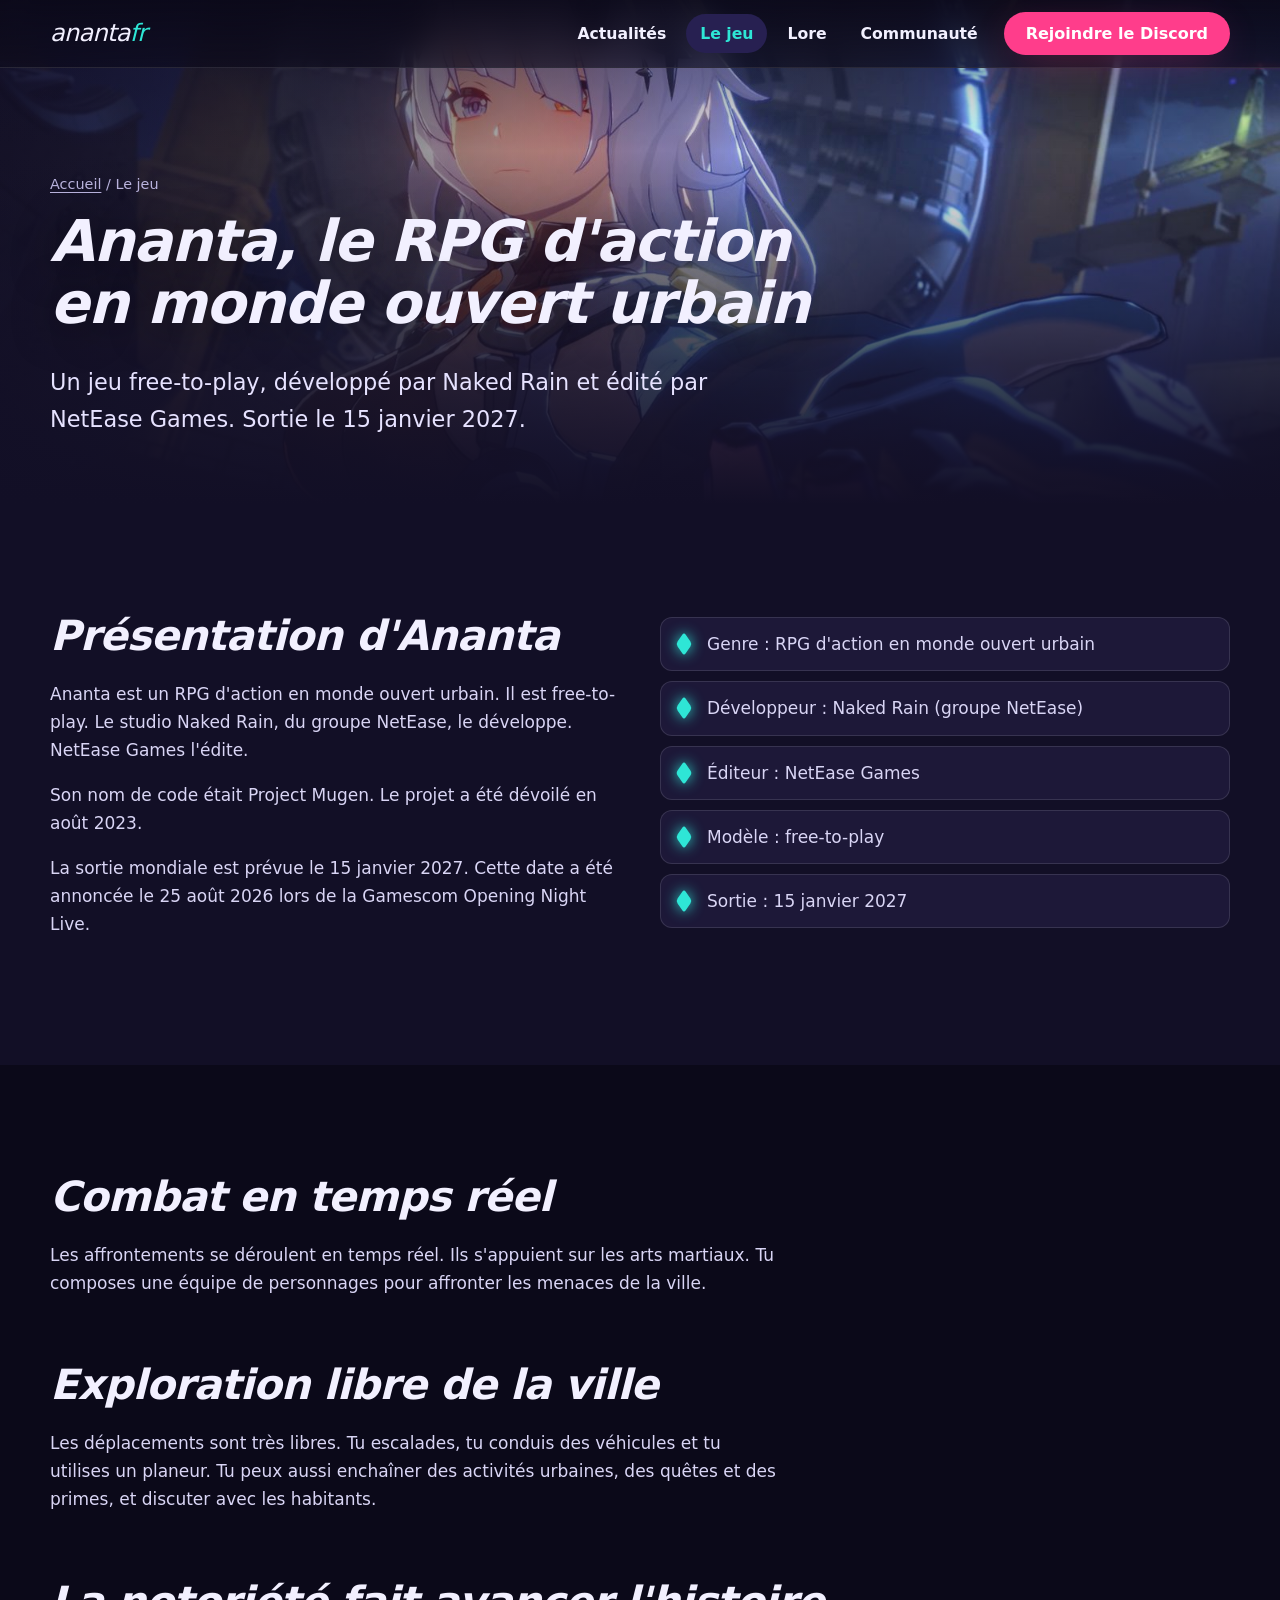
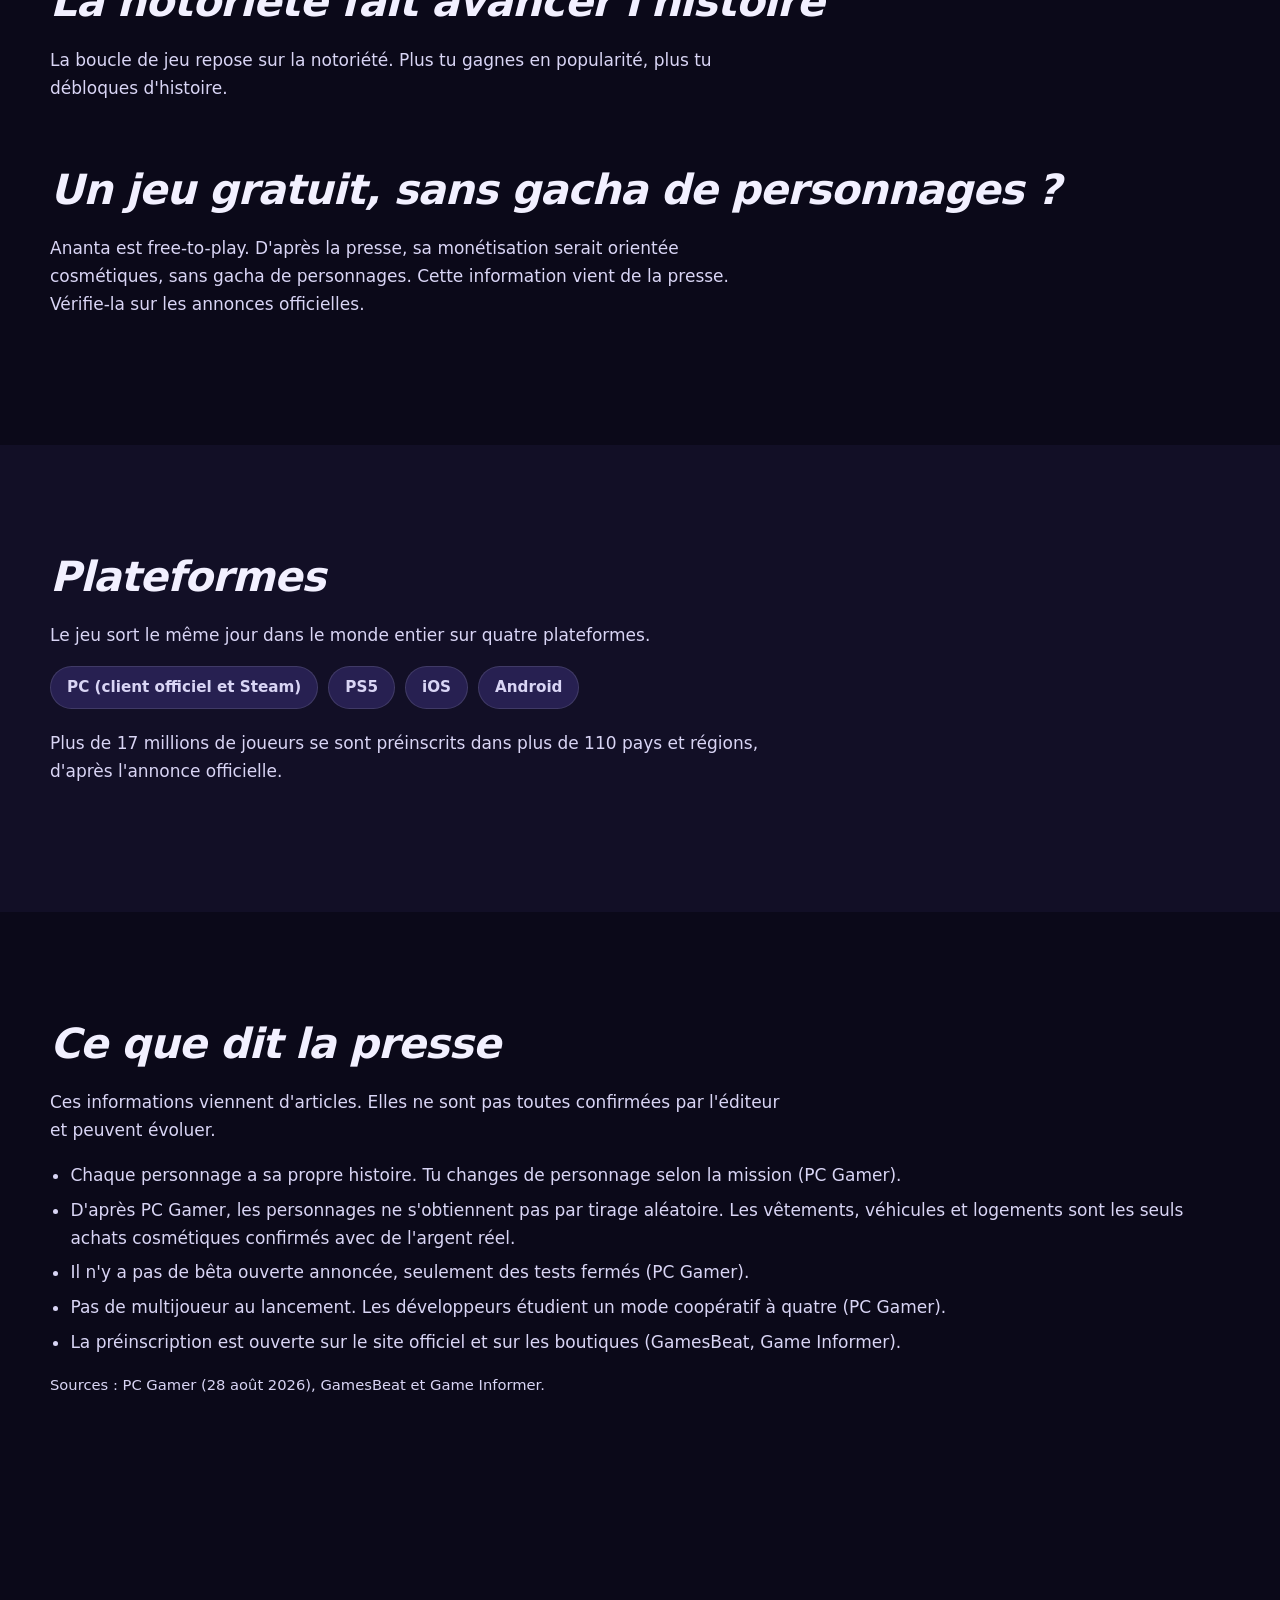
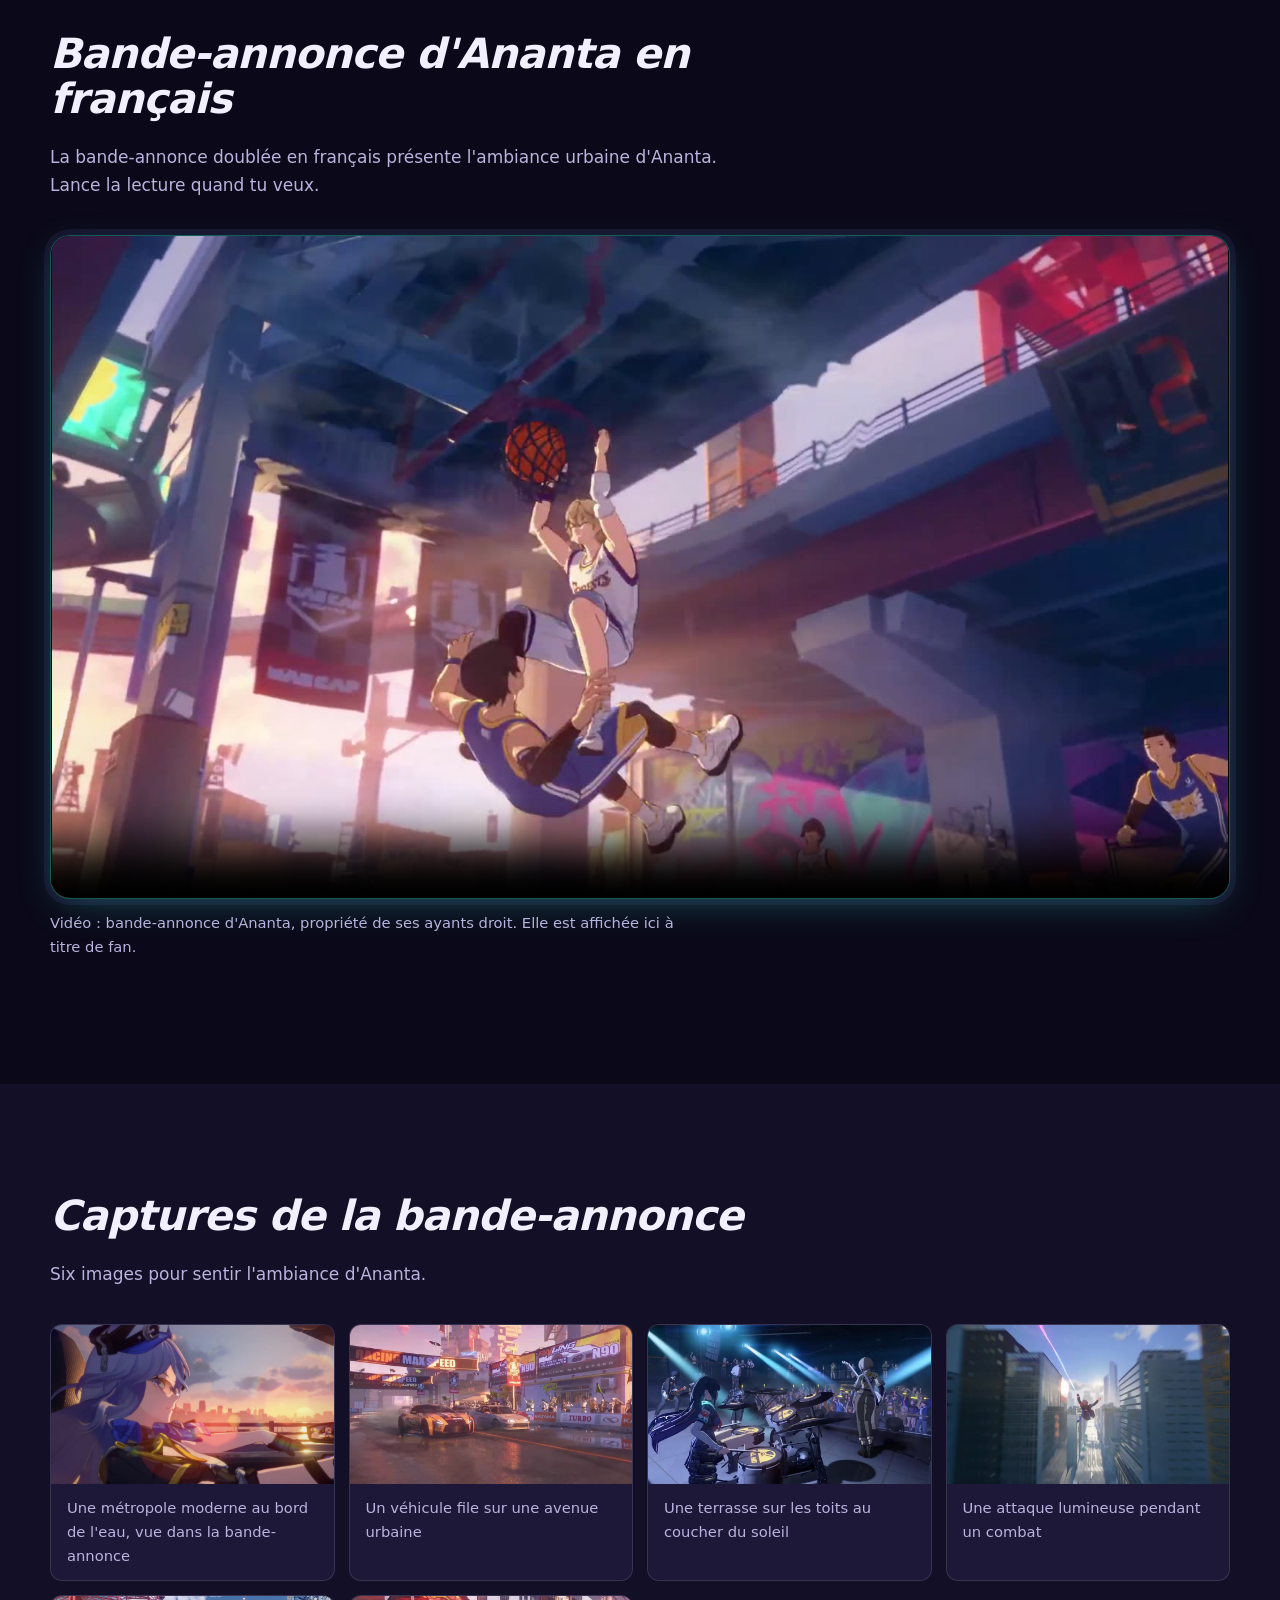
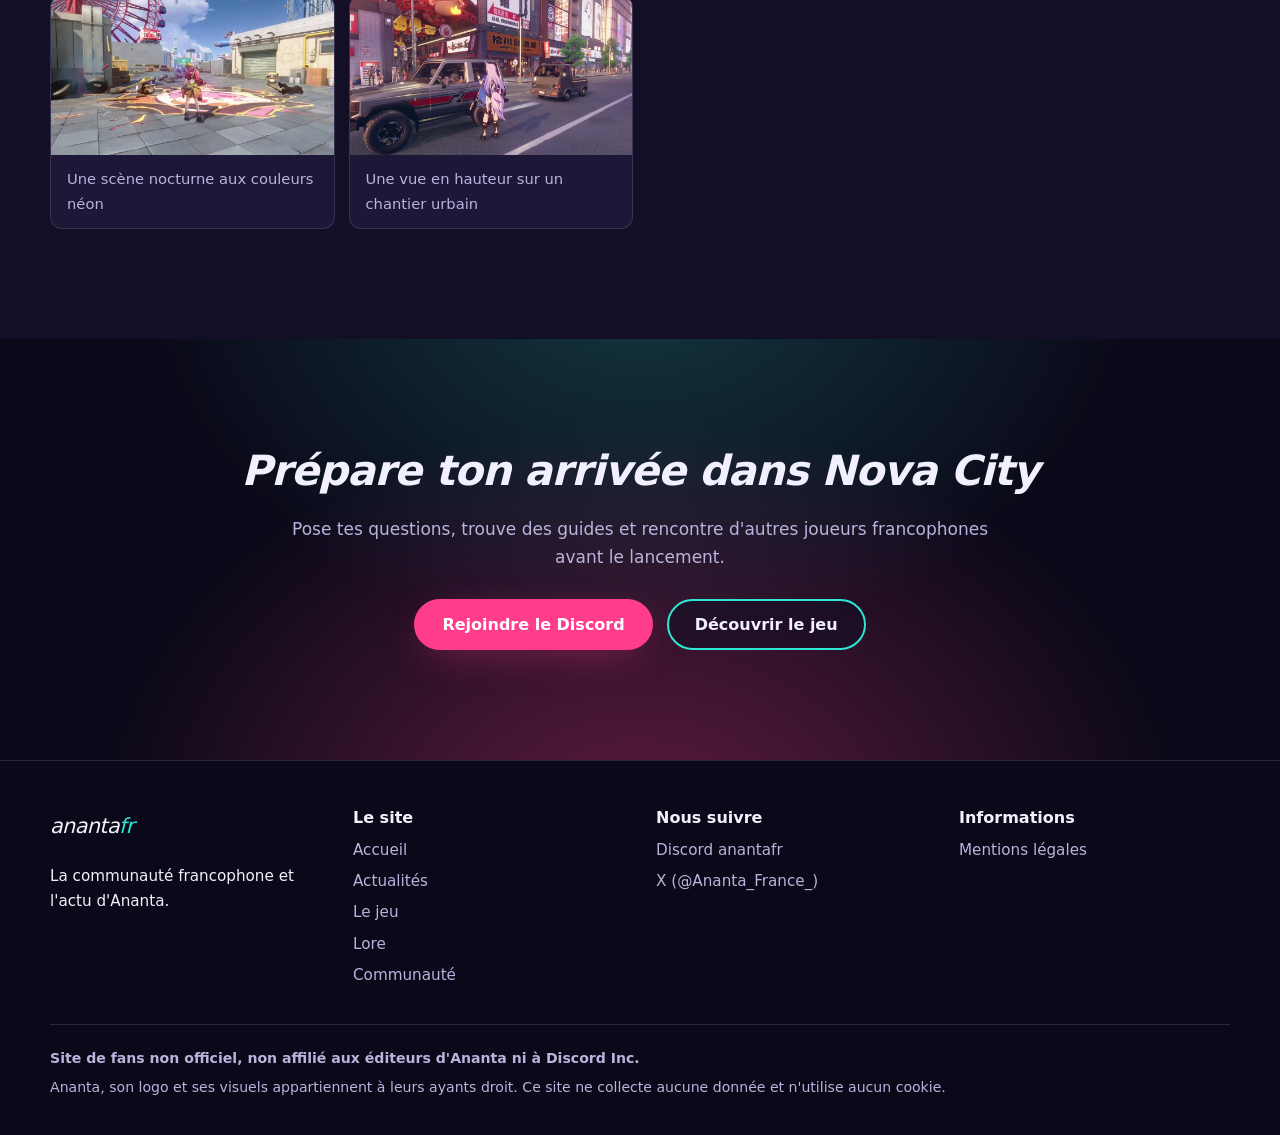
<file: le-jeu.html>
<!DOCTYPE html>
<html lang="fr" class="no-js">
<head>
<meta charset="utf-8">
<meta name="viewport" content="width=device-width, initial-scale=1">
<title>Ananta : jeu, date de sortie, plateformes et gameplay</title>
<meta name="description" content="Tout savoir sur Ananta, RPG d&#x27;action en monde ouvert urbain free-to-play : sortie le 15 janvier 2027 sur PC, PS5, iOS et Android, combat, villes et exploration.">
<meta name="theme-color" content="#120f26">
<link rel="canonical" href="https://anantafr.fr/le-jeu.html">
<link rel="icon" href="assets/img/favicon.svg" type="image/svg+xml">
<meta property="og:type" content="website">
<meta property="og:locale" content="fr_FR">
<meta property="og:site_name" content="anantafr">
<meta property="og:title" content="Ananta : jeu, date de sortie, plateformes et gameplay">
<meta property="og:description" content="Tout savoir sur Ananta, RPG d&#x27;action en monde ouvert urbain free-to-play : sortie le 15 janvier 2027 sur PC, PS5, iOS et Android, combat, villes et exploration.">
<meta property="og:url" content="https://anantafr.fr/le-jeu.html">
<meta property="og:image" content="https://anantafr.fr/assets/img/image-partage.jpg">
<meta property="og:image:alt" content="Visuel de la communauté Discord francophone anantafr, avec le drapeau français">
<meta name="twitter:card" content="summary_large_image">
<meta name="twitter:site" content="@Ananta_France_">
<meta name="twitter:title" content="Ananta : jeu, date de sortie, plateformes et gameplay">
<meta name="twitter:description" content="Tout savoir sur Ananta, RPG d&#x27;action en monde ouvert urbain free-to-play : sortie le 15 janvier 2027 sur PC, PS5, iOS et Android, combat, villes et exploration.">
<meta name="twitter:image" content="https://anantafr.fr/assets/img/image-partage.jpg">
<link rel="stylesheet" href="style.css">
<script src="script.js" defer></script>
<script type="application/ld+json">
{
  "@context": "https://schema.org",
  "@type": "VideoGame",
  "name": "Ananta",
  "alternateName": "Project Mugen",
  "genre": [
    "RPG d'action",
    "Monde ouvert"
  ],
  "gamePlatform": [
    "PC",
    "Steam",
    "PlayStation 5",
    "iOS",
    "Android"
  ],
  "applicationCategory": "Game",
  "inLanguage": "fr-FR",
  "datePublished": "2027-01-15",
  "publisher": {
    "@type": "Organization",
    "name": "NetEase Games"
  },
  "developer": {
    "@type": "Organization",
    "name": "Naked Rain"
  },
  "offers": {
    "@type": "Offer",
    "price": "0",
    "priceCurrency": "EUR",
    "category": "Free-to-play"
  },
  "image": "https://anantafr.fr/assets/img/gameplay.jpg",
  "url": "https://anantafr.fr/le-jeu.html"
}
</script>
</head>
<body>
<a class="lien-evitement" href="#contenu">Aller au contenu</a>
<header class="entete">
  <div class="conteneur">
    <a class="logo" href="index.html" aria-label="anantafr, accueil">ananta<span>fr</span></a>
    <button class="burger" type="button" aria-expanded="false" aria-controls="menu" aria-label="Ouvrir le menu"><span></span></button>
    <nav aria-label="Navigation principale">
      <ul class="menu" id="menu">
        <li><a href="actualites.html">Actualités</a></li><li><a href="le-jeu.html" aria-current="page">Le jeu</a></li><li><a href="lore.html">Lore</a></li><li><a href="communaute.html">Communauté</a></li>
        <li><a class="btn btn-primaire" href="https://discord.gg/QbMDtARXmU" target="_blank" rel="noopener">Rejoindre le Discord</a></li>
      </ul>
    </nav>
  </div>
</header>
<main id="contenu">
<section class="hero hero-petit">
  <div class="hero-media"><img src="assets/img/gameplay.jpg" alt="Capture officielle d&#x27;Ananta : un personnage aux cheveux blancs tend la main dans une ville de nuit" fetchpriority="high"></div>
  <div class="conteneur hero-contenu">
    <p class="fil-ariane"><a href="index.html">Accueil</a> / Le jeu</p>
    <h1>Ananta, le RPG d'action en monde ouvert urbain</h1>
    <p class="accroche">Un jeu free-to-play, développé par Naked Rain et édité par NetEase Games. Sortie le 15 janvier 2027.</p>
  </div>
</section>

<section class="section texte">
  <div class="conteneur duo">
    <div>
      <h2>Présentation d'Ananta</h2>
      <p>Ananta est un RPG d'action en monde ouvert urbain. Il est free-to-play. Le studio Naked Rain, du groupe NetEase, le développe. NetEase Games l'édite.</p>
      <p>Son nom de code était Project Mugen. Le projet a été dévoilé en août 2023.</p>
      <p>La sortie mondiale est prévue le 15 janvier 2027. Cette date a été annoncée le 25 août 2026 lors de la Gamescom Opening Night Live.</p>
    </div>
    <ul class="liste-atouts">
      <li>Genre : RPG d'action en monde ouvert urbain</li>
      <li>Développeur : Naked Rain (groupe NetEase)</li>
      <li>Éditeur : NetEase Games</li>
      <li>Modèle : free-to-play</li>
      <li>Sortie : 15 janvier 2027</li>
    </ul>
  </div>
</section>

<section class="section fond-profond texte" id="combat">
  <div class="conteneur">
    <h2>Combat en temps réel</h2>
    <p>Les affrontements se déroulent en temps réel. Ils s'appuient sur les arts martiaux. Tu composes une équipe de personnages pour affronter les menaces de la ville.</p>
    <h2 id="exploration">Exploration libre de la ville</h2>
    <p>Les déplacements sont très libres. Tu escalades, tu conduis des véhicules et tu utilises un planeur. Tu peux aussi enchaîner des activités urbaines, des quêtes et des primes, et discuter avec les habitants.</p>
    <h2>La notoriété fait avancer l'histoire</h2>
    <p>La boucle de jeu repose sur la notoriété. Plus tu gagnes en popularité, plus tu débloques d'histoire.</p>
    <h2>Un jeu gratuit, sans gacha de personnages ?</h2>
    <p>Ananta est free-to-play. D'après la presse, sa monétisation serait orientée cosmétiques, sans gacha de personnages. Cette information vient de la presse. Vérifie-la sur les annonces officielles.</p>
  </div>
</section>

<section class="section texte" id="plateformes">
  <div class="conteneur">
    <h2>Plateformes</h2>
    <p>Le jeu sort le même jour dans le monde entier sur quatre plateformes.</p>
    <ul class="pastilles"><li>PC (client officiel et Steam)</li><li>PS5</li><li>iOS</li><li>Android</li></ul>
    <p>Plus de 17 millions de joueurs se sont préinscrits dans plus de 110 pays et régions, d'après l'annonce officielle.</p>
  </div>
</section>

<section class="section fond-profond texte" id="presse">
  <div class="conteneur">
    <h2>Ce que dit la presse</h2>
    <p>Ces informations viennent d'articles. Elles ne sont pas toutes confirmées par l'éditeur et peuvent évoluer.</p>
    <ul>
      <li>Chaque personnage a sa propre histoire. Tu changes de personnage selon la mission (PC Gamer).</li>
      <li>D'après PC Gamer, les personnages ne s'obtiennent pas par tirage aléatoire. Les vêtements, véhicules et logements sont les seuls achats cosmétiques confirmés avec de l'argent réel.</li>
      <li>Il n'y a pas de bêta ouverte annoncée, seulement des tests fermés (PC Gamer).</li>
      <li>Pas de multijoueur au lancement. Les développeurs étudient un mode coopératif à quatre (PC Gamer).</li>
      <li>La préinscription est ouverte sur le site officiel et sur les boutiques (GamesBeat, Game Informer).</li>
    </ul>
    <p class="legende">Sources : PC Gamer (28 août 2026), GamesBeat et Game Informer.</p>
  </div>
</section>

<section class="section fond-profond" id="bande-annonce">
  <div class="conteneur">
    <div class="section-titre">
      <h2>Bande-annonce d'Ananta en français</h2>
      <p>La bande-annonce doublée en français présente l'ambiance urbaine d'Ananta. Lance la lecture quand tu veux.</p>
    </div>
    <div class="cadre-video">
      <video controls preload="none" playsinline poster="assets/video/poster.jpg" title="Bande-annonce d'Ananta doublée en français">
        <source src="assets/video/bande-annonce-fr.mp4" type="video/mp4">
        <p>Ton navigateur ne lit pas cette vidéo. <a href="assets/video/bande-annonce-fr.mp4">Télécharge la bande-annonce</a>.</p>
      </video>
    </div>
    <p class="legende">Vidéo : bande-annonce d'Ananta, propriété de ses ayants droit. Elle est affichée ici à titre de fan.</p>
  </div>
</section>

<section class="section">
  <div class="conteneur">
    <div class="section-titre"><h2>Captures de la bande-annonce</h2><p>Six images pour sentir l'ambiance d'Ananta.</p></div>
    <div class="galerie">
      <figure><img src="assets/img/scene-ville.jpg" alt="Capture de la bande-annonce d'Ananta : une métropole moderne au bord de l&#x27;eau, vue dans la bande-annonce" loading="lazy" width="1000" height="563"><figcaption>Une métropole moderne au bord de l'eau, vue dans la bande-annonce</figcaption></figure>
      <figure><img src="assets/img/scene-rue.jpg" alt="Capture de la bande-annonce d'Ananta : un véhicule file sur une avenue urbaine" loading="lazy" width="1000" height="563"><figcaption>Un véhicule file sur une avenue urbaine</figcaption></figure>
      <figure><img src="assets/img/scene-toit.jpg" alt="Capture de la bande-annonce d'Ananta : une terrasse sur les toits au coucher du soleil" loading="lazy" width="1000" height="563"><figcaption>Une terrasse sur les toits au coucher du soleil</figcaption></figure>
      <figure><img src="assets/img/scene-combat.jpg" alt="Capture de la bande-annonce d'Ananta : une attaque lumineuse pendant un combat" loading="lazy" width="1000" height="563"><figcaption>Une attaque lumineuse pendant un combat</figcaption></figure>
      <figure><img src="assets/img/scene-neon.jpg" alt="Capture de la bande-annonce d'Ananta : une scène nocturne aux couleurs néon" loading="lazy" width="1000" height="563"><figcaption>Une scène nocturne aux couleurs néon</figcaption></figure>
      <figure><img src="assets/img/scene-rooftop2.jpg" alt="Capture de la bande-annonce d'Ananta : une vue en hauteur sur un chantier urbain" loading="lazy" width="1000" height="563"><figcaption>Une vue en hauteur sur un chantier urbain</figcaption></figure>
    </div>
    <!-- PERSONNALISER : ajoute tes propres captures ou fanarts en copiant un bloc <figure>. -->
  </div>
</section>
<section class="section cta-final">
  <div class="conteneur">
    <h2>Prépare ton arrivée dans Nova City</h2>
    <p>Pose tes questions, trouve des guides et rencontre d'autres joueurs francophones avant le lancement.</p>
    <div class="btn-groupe">
      <a class="btn btn-primaire" href="https://discord.gg/QbMDtARXmU" target="_blank" rel="noopener">Rejoindre le Discord</a>
      <a class="btn btn-secondaire" href="le-jeu.html">Découvrir le jeu</a>
    </div>
  </div>
</section>
</main>
<footer class="pied">
  <div class="conteneur">
    <div class="pied-grille">
      <div>
        <p class="logo" style="font-size:1.3rem">ananta<span>fr</span></p>
        <p>La communauté francophone et l'actu d'Ananta.</p>
      </div>
      <nav aria-label="Pages du site">
        <h2>Le site</h2>
        <ul>
          <li><a href="index.html">Accueil</a></li>
          <li><a href="actualites.html">Actualités</a></li>
          <li><a href="le-jeu.html">Le jeu</a></li>
          <li><a href="lore.html">Lore</a></li>
          <li><a href="communaute.html">Communauté</a></li>
        </ul>
      </nav>
      <div>
        <h2>Nous suivre</h2>
        <ul>
          <li><a href="https://discord.gg/QbMDtARXmU" target="_blank" rel="noopener">Discord anantafr</a></li>
          <li><a href="https://x.com/Ananta_France_" target="_blank" rel="noopener me">X (@Ananta_France_)</a></li>
          <!-- PERSONNALISER : pour ajouter un autre réseau, copie la ligne ci-dessus et change le lien. -->
        </ul>
      </div>
      <div>
        <h2>Informations</h2>
        <ul><li><a href="mentions-legales.html">Mentions légales</a></li></ul>
      </div>
    </div>
    <div class="mention">
      <p><strong>Site de fans non officiel, non affilié aux éditeurs d'Ananta ni à Discord Inc.</strong></p>
      <p>Ananta, son logo et ses visuels appartiennent à leurs ayants droit. Ce site ne collecte aucune donnée et n'utilise aucun cookie.</p>
    </div>
  </div>
</footer>
</body>
</html>
</file>
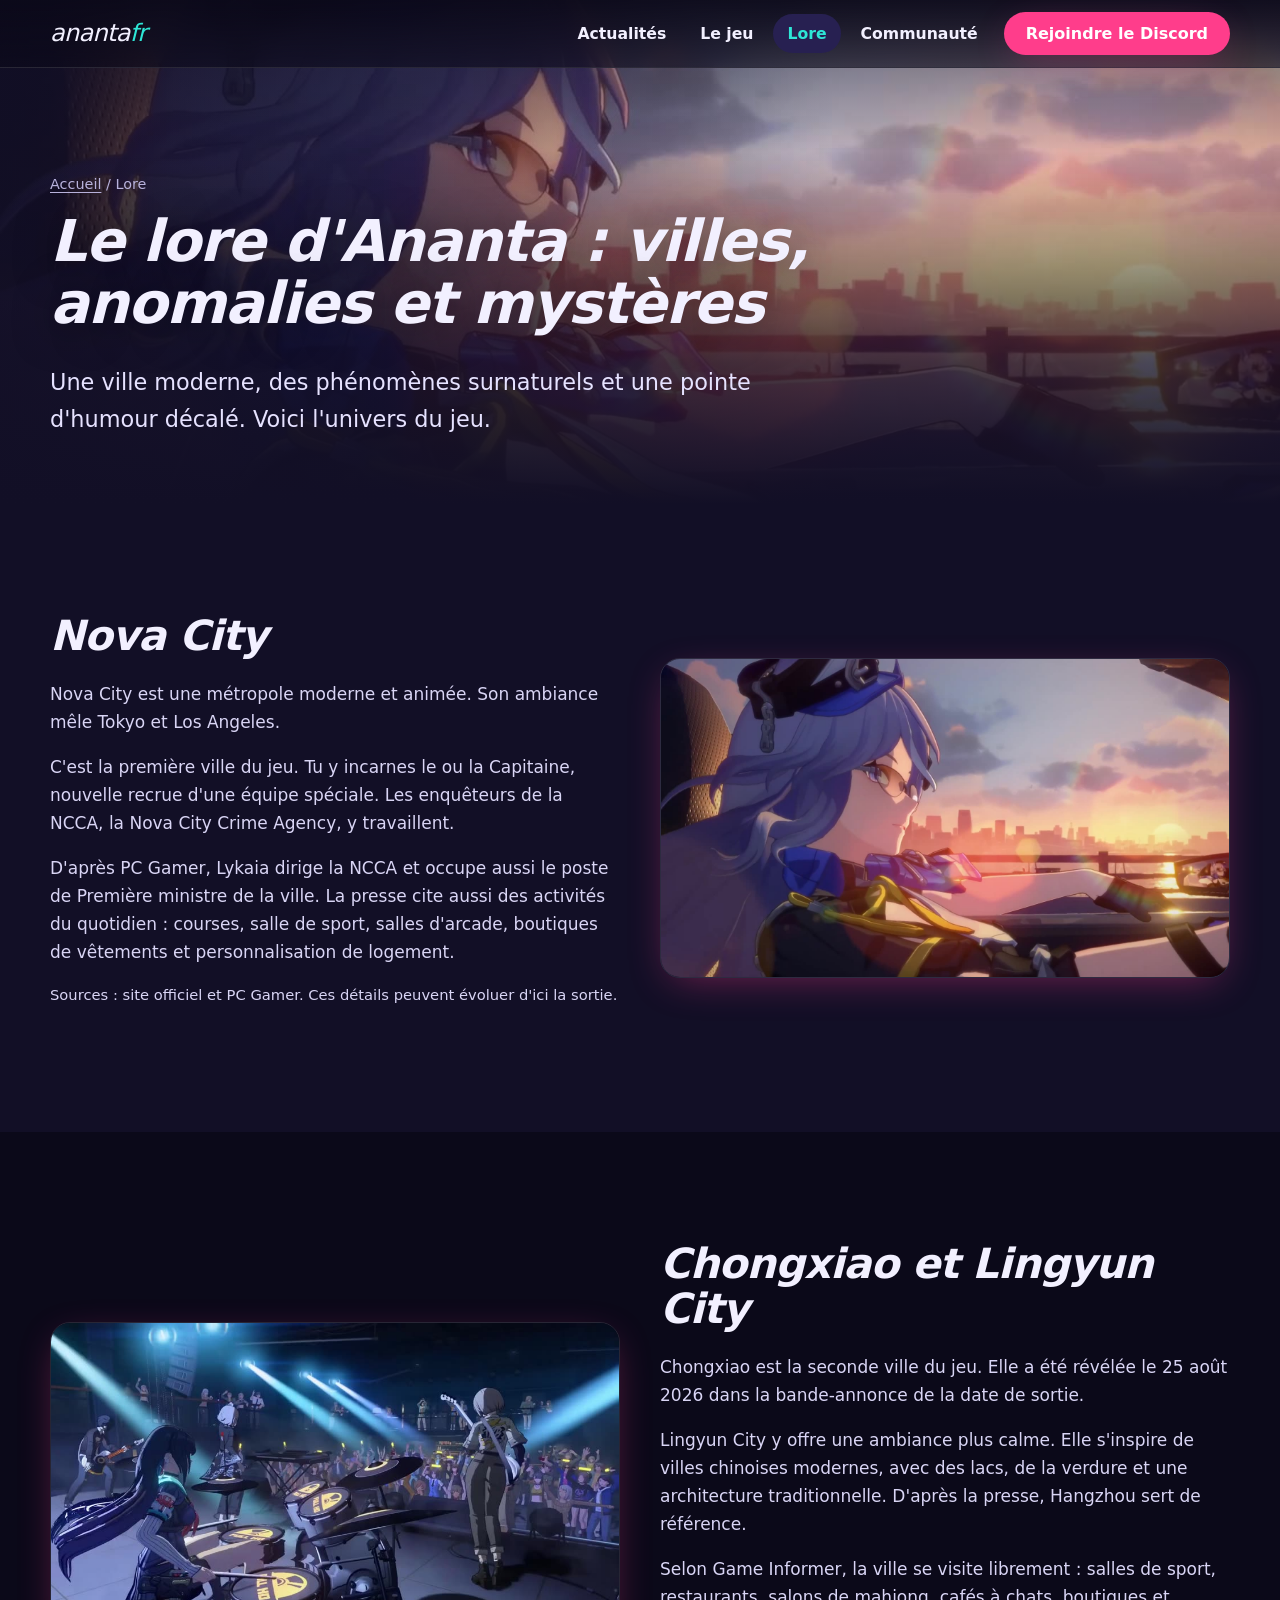
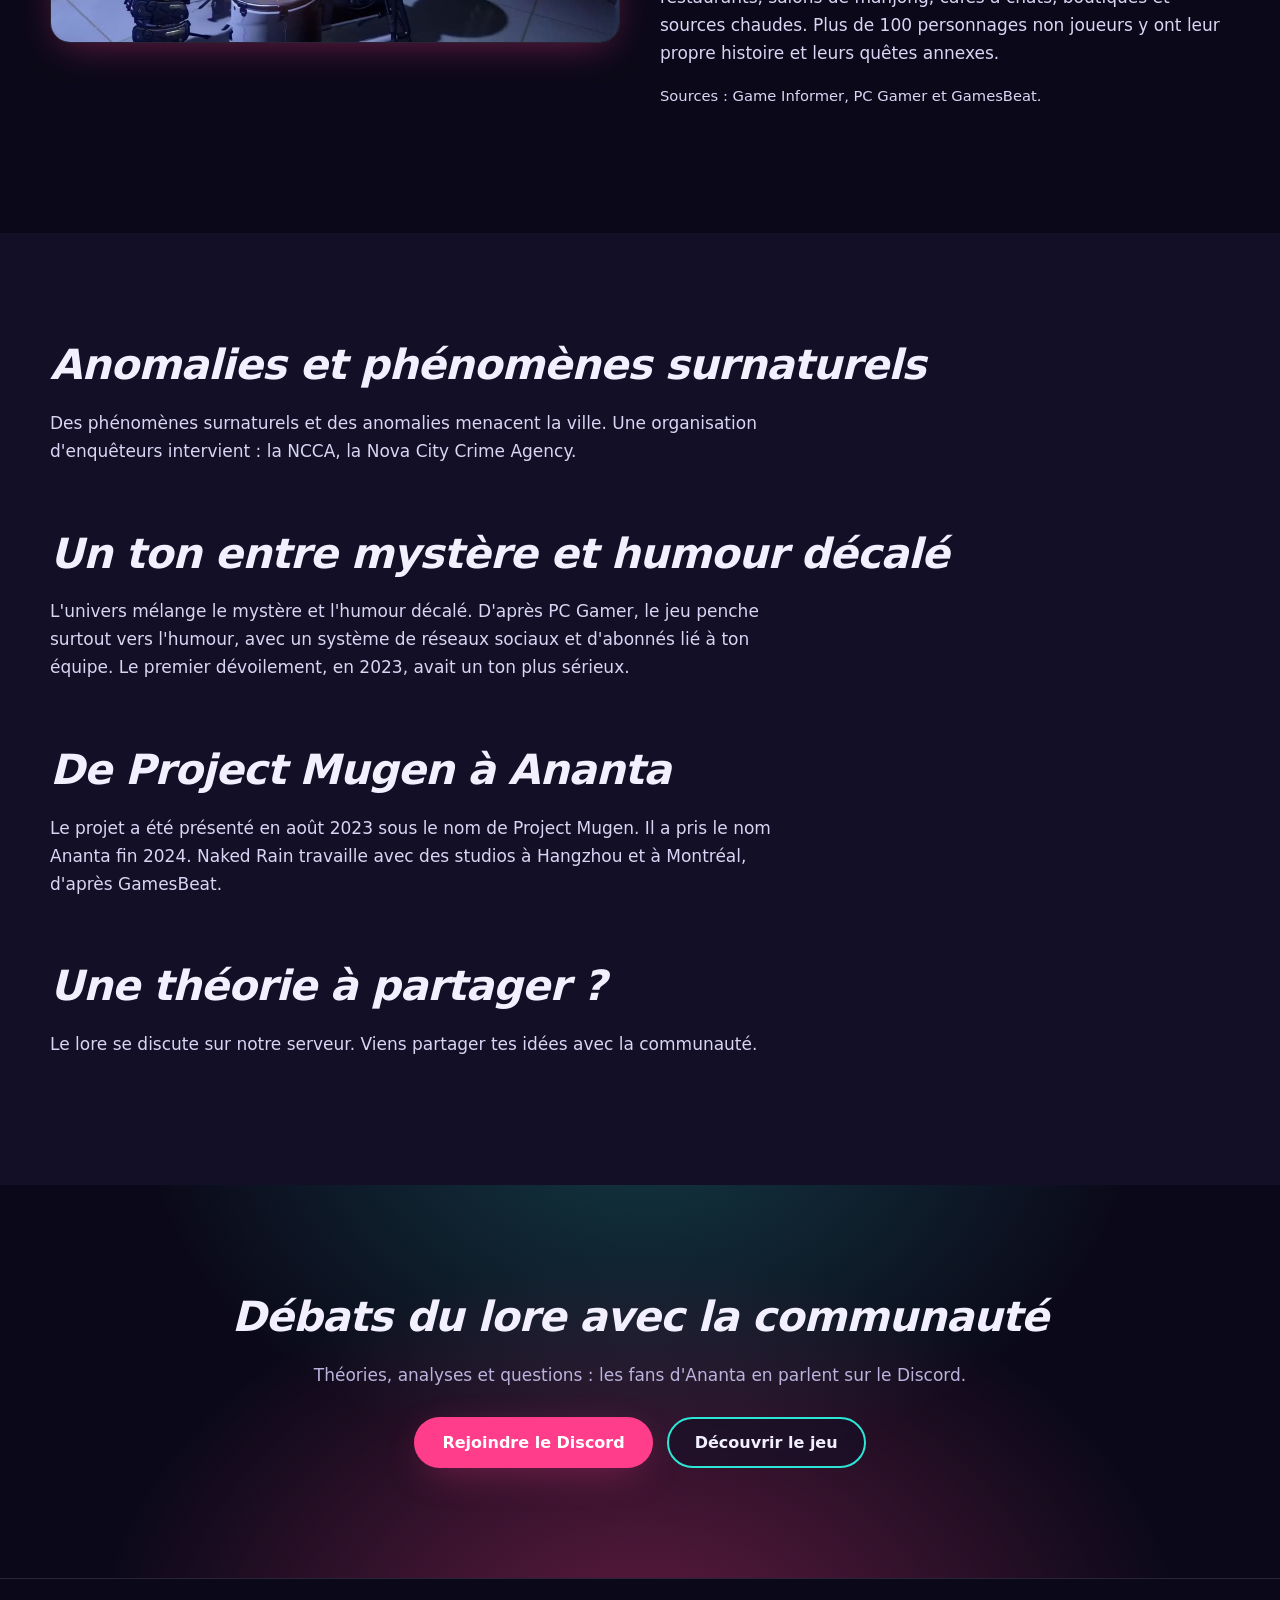
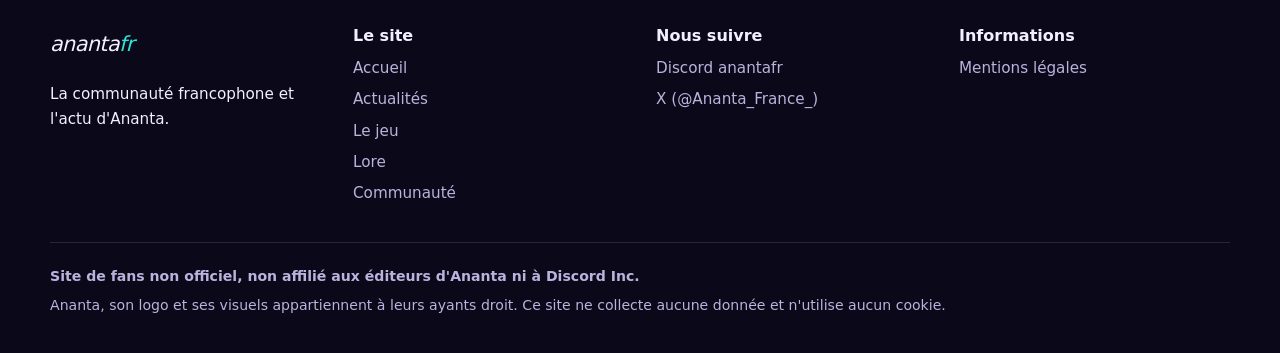
<file: lore.html>
<!DOCTYPE html>
<html lang="fr" class="no-js">
<head>
<meta charset="utf-8">
<meta name="viewport" content="width=device-width, initial-scale=1">
<title>Lore Ananta : Nova City, Chongxiao et anomalies | anantafr</title>
<meta name="description" content="Explore l&#x27;univers d&#x27;Ananta : Nova City entre Tokyo et Los Angeles, Chongxiao et Lingyun City, anomalies surnaturelles et enquêteurs de la NCCA.">
<meta name="theme-color" content="#120f26">
<link rel="canonical" href="https://anantafr.fr/lore.html">
<link rel="icon" href="assets/img/favicon.svg" type="image/svg+xml">
<meta property="og:type" content="website">
<meta property="og:locale" content="fr_FR">
<meta property="og:site_name" content="anantafr">
<meta property="og:title" content="Lore Ananta : Nova City, Chongxiao et anomalies | anantafr">
<meta property="og:description" content="Explore l&#x27;univers d&#x27;Ananta : Nova City entre Tokyo et Los Angeles, Chongxiao et Lingyun City, anomalies surnaturelles et enquêteurs de la NCCA.">
<meta property="og:url" content="https://anantafr.fr/lore.html">
<meta property="og:image" content="https://anantafr.fr/assets/img/image-partage.jpg">
<meta property="og:image:alt" content="Visuel de la communauté Discord francophone anantafr, avec le drapeau français">
<meta name="twitter:card" content="summary_large_image">
<meta name="twitter:site" content="@Ananta_France_">
<meta name="twitter:title" content="Lore Ananta : Nova City, Chongxiao et anomalies | anantafr">
<meta name="twitter:description" content="Explore l&#x27;univers d&#x27;Ananta : Nova City entre Tokyo et Los Angeles, Chongxiao et Lingyun City, anomalies surnaturelles et enquêteurs de la NCCA.">
<meta name="twitter:image" content="https://anantafr.fr/assets/img/image-partage.jpg">
<link rel="stylesheet" href="style.css">
<script src="script.js" defer></script>
<script type="application/ld+json">
{
  "@context": "https://schema.org",
  "@type": "WebSite",
  "name": "anantafr",
  "alternateName": "AnantaFR",
  "url": "https://anantafr.fr/",
  "inLanguage": "fr-FR",
  "sameAs": [
    "https://x.com/Ananta_France_"
  ],
  "description": "Communauté Discord francophone et site de fans non officiel dédié au jeu Ananta."
}
</script>
</head>
<body>
<a class="lien-evitement" href="#contenu">Aller au contenu</a>
<header class="entete">
  <div class="conteneur">
    <a class="logo" href="index.html" aria-label="anantafr, accueil">ananta<span>fr</span></a>
    <button class="burger" type="button" aria-expanded="false" aria-controls="menu" aria-label="Ouvrir le menu"><span></span></button>
    <nav aria-label="Navigation principale">
      <ul class="menu" id="menu">
        <li><a href="actualites.html">Actualités</a></li><li><a href="le-jeu.html">Le jeu</a></li><li><a href="lore.html" aria-current="page">Lore</a></li><li><a href="communaute.html">Communauté</a></li>
        <li><a class="btn btn-primaire" href="https://discord.gg/QbMDtARXmU" target="_blank" rel="noopener">Rejoindre le Discord</a></li>
      </ul>
    </nav>
  </div>
</header>
<main id="contenu">
<section class="hero hero-petit">
  <div class="hero-media"><img src="assets/img/scene-ville.jpg" alt="Capture de la bande-annonce d&#x27;Ananta : une métropole moderne au bord de l&#x27;eau" fetchpriority="high"></div>
  <div class="conteneur hero-contenu">
    <p class="fil-ariane"><a href="index.html">Accueil</a> / Lore</p>
    <h1>Le lore d'Ananta : villes, anomalies et mystères</h1>
    <p class="accroche">Une ville moderne, des phénomènes surnaturels et une pointe d'humour décalé. Voici l'univers du jeu.</p>
  </div>
</section>

<section class="section texte" id="nova-city">
  <div class="conteneur duo">
    <div>
      <h2>Nova City</h2>
      <p>Nova City est une métropole moderne et animée. Son ambiance mêle Tokyo et Los Angeles.</p>
      <p>C'est la première ville du jeu. Tu y incarnes le ou la Capitaine, nouvelle recrue d'une équipe spéciale. Les enquêteurs de la NCCA, la Nova City Crime Agency, y travaillent.</p>
      <p>D'après PC Gamer, Lykaia dirige la NCCA et occupe aussi le poste de Première ministre de la ville. La presse cite aussi des activités du quotidien : courses, salle de sport, salles d'arcade, boutiques de vêtements et personnalisation de logement.</p>
      <p class="legende">Sources : site officiel et PC Gamer. Ces détails peuvent évoluer d'ici la sortie.</p>
    </div>
    <img class="visuel-rond" style="aspect-ratio:16/9;max-width:100%" src="assets/img/scene-ville.jpg" alt="Capture de la bande-annonce : une grande ville moderne au bord de l'eau" loading="lazy" width="1000" height="563">
  </div>
</section>

<section class="section fond-profond texte" id="chongxiao">
  <div class="conteneur duo inverse">
    <div>
      <h2>Chongxiao et Lingyun City</h2>
      <p>Chongxiao est la seconde ville du jeu. Elle a été révélée le 25 août 2026 dans la bande-annonce de la date de sortie.</p>
      <p>Lingyun City y offre une ambiance plus calme. Elle s'inspire de villes chinoises modernes, avec des lacs, de la verdure et une architecture traditionnelle. D'après la presse, Hangzhou sert de référence.</p>
      <p>Selon Game Informer, la ville se visite librement : salles de sport, restaurants, salons de mahjong, cafés à chats, boutiques et sources chaudes. Plus de 100 personnages non joueurs y ont leur propre histoire et leurs quêtes annexes.</p>
      <p class="legende">Sources : Game Informer, PC Gamer et GamesBeat.</p>
    </div>
    <img class="visuel-rond" style="aspect-ratio:16/9;max-width:100%" src="assets/img/scene-toit.jpg" alt="Capture de la bande-annonce : une terrasse sur les toits au coucher du soleil" loading="lazy" width="1000" height="563">
  </div>
</section>

<section class="section texte" id="anomalies">
  <div class="conteneur">
    <h2>Anomalies et phénomènes surnaturels</h2>
    <p>Des phénomènes surnaturels et des anomalies menacent la ville. Une organisation d'enquêteurs intervient : la NCCA, la Nova City Crime Agency.</p>
    <h2>Un ton entre mystère et humour décalé</h2>
    <p>L'univers mélange le mystère et l'humour décalé. D'après PC Gamer, le jeu penche surtout vers l'humour, avec un système de réseaux sociaux et d'abonnés lié à ton équipe. Le premier dévoilement, en 2023, avait un ton plus sérieux.</p>
    <h2>De Project Mugen à Ananta</h2>
    <p>Le projet a été présenté en août 2023 sous le nom de Project Mugen. Il a pris le nom Ananta fin 2024. Naked Rain travaille avec des studios à Hangzhou et à Montréal, d'après GamesBeat.</p>
    <h2>Une théorie à partager ?</h2>
    <p>Le lore se discute sur notre serveur. Viens partager tes idées avec la communauté.</p>
  </div>
</section>
<section class="section cta-final">
  <div class="conteneur">
    <h2>Débats du lore avec la communauté</h2>
    <p>Théories, analyses et questions : les fans d'Ananta en parlent sur le Discord.</p>
    <div class="btn-groupe">
      <a class="btn btn-primaire" href="https://discord.gg/QbMDtARXmU" target="_blank" rel="noopener">Rejoindre le Discord</a>
      <a class="btn btn-secondaire" href="le-jeu.html">Découvrir le jeu</a>
    </div>
  </div>
</section>
</main>
<footer class="pied">
  <div class="conteneur">
    <div class="pied-grille">
      <div>
        <p class="logo" style="font-size:1.3rem">ananta<span>fr</span></p>
        <p>La communauté francophone et l'actu d'Ananta.</p>
      </div>
      <nav aria-label="Pages du site">
        <h2>Le site</h2>
        <ul>
          <li><a href="index.html">Accueil</a></li>
          <li><a href="actualites.html">Actualités</a></li>
          <li><a href="le-jeu.html">Le jeu</a></li>
          <li><a href="lore.html">Lore</a></li>
          <li><a href="communaute.html">Communauté</a></li>
        </ul>
      </nav>
      <div>
        <h2>Nous suivre</h2>
        <ul>
          <li><a href="https://discord.gg/QbMDtARXmU" target="_blank" rel="noopener">Discord anantafr</a></li>
          <li><a href="https://x.com/Ananta_France_" target="_blank" rel="noopener me">X (@Ananta_France_)</a></li>
          <!-- PERSONNALISER : pour ajouter un autre réseau, copie la ligne ci-dessus et change le lien. -->
        </ul>
      </div>
      <div>
        <h2>Informations</h2>
        <ul><li><a href="mentions-legales.html">Mentions légales</a></li></ul>
      </div>
    </div>
    <div class="mention">
      <p><strong>Site de fans non officiel, non affilié aux éditeurs d'Ananta ni à Discord Inc.</strong></p>
      <p>Ananta, son logo et ses visuels appartiennent à leurs ayants droit. Ce site ne collecte aucune donnée et n'utilise aucun cookie.</p>
    </div>
  </div>
</footer>
</body>
</html>
</file>
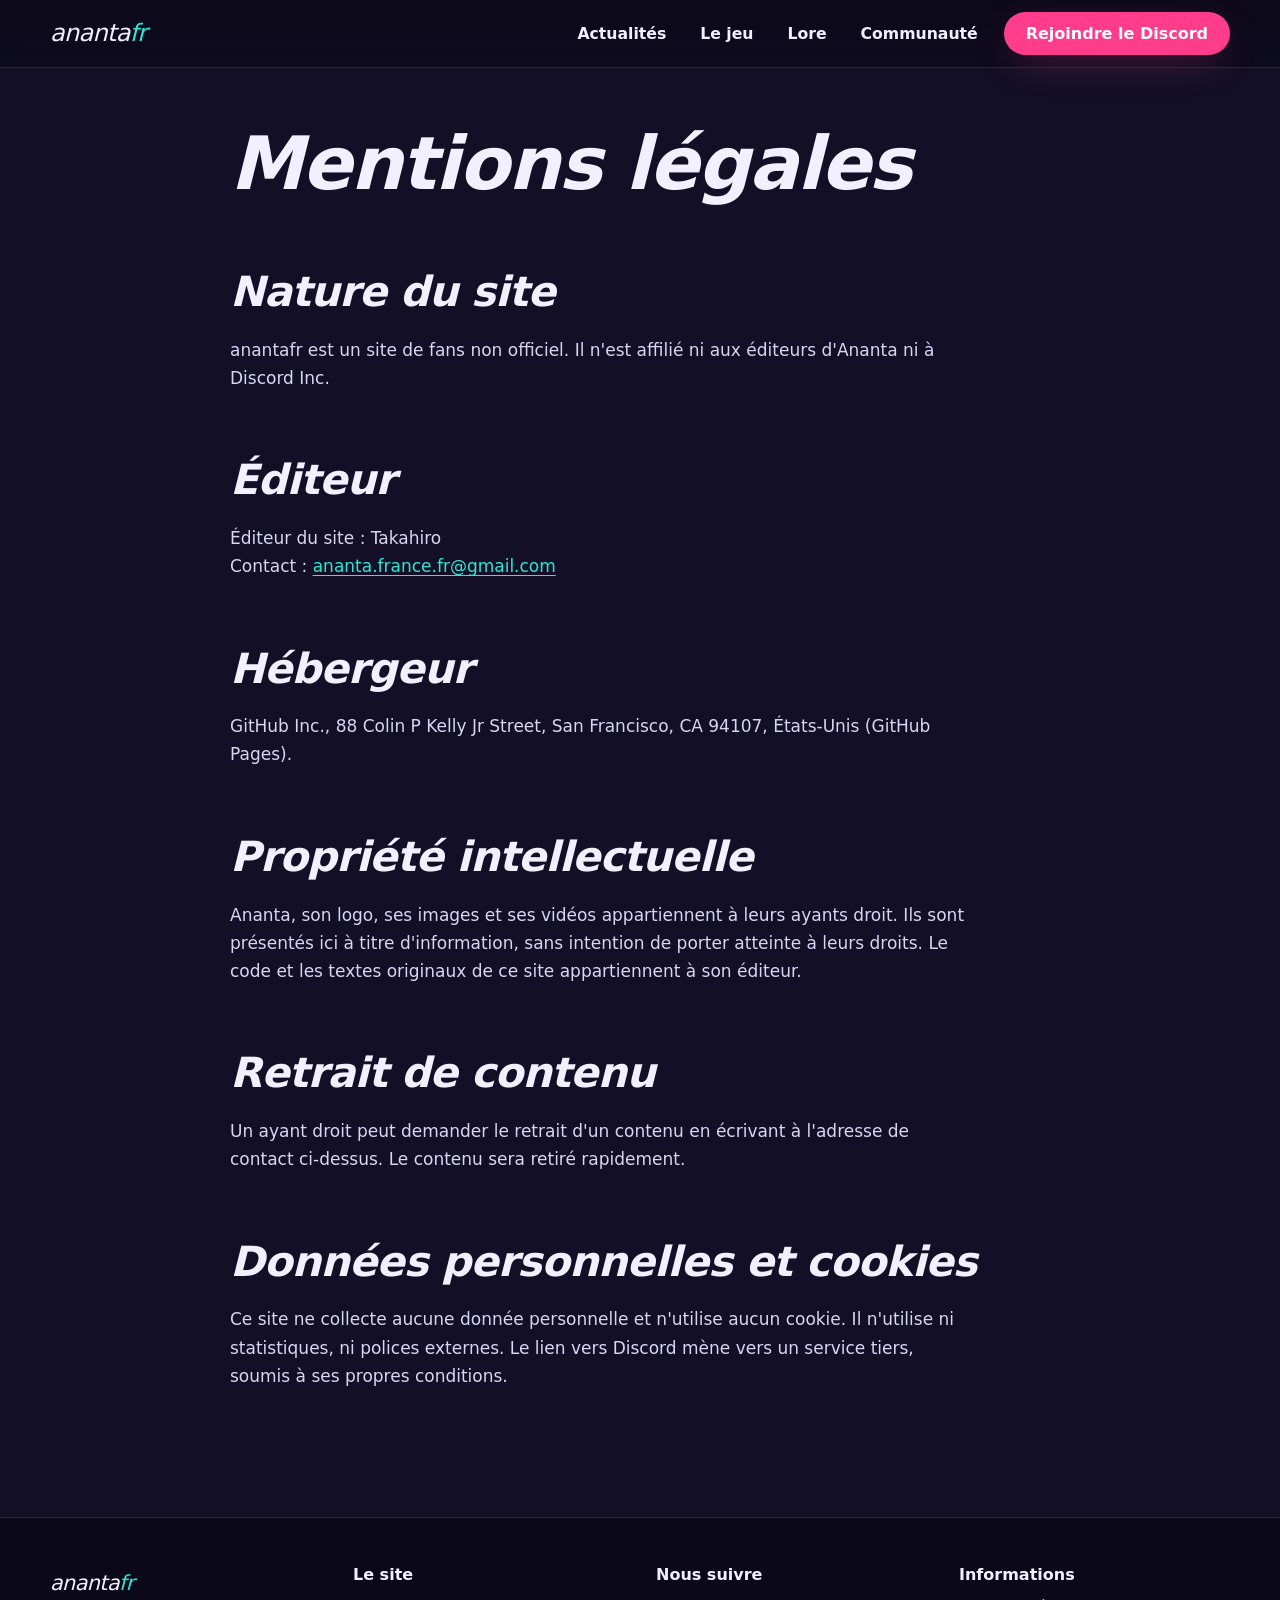
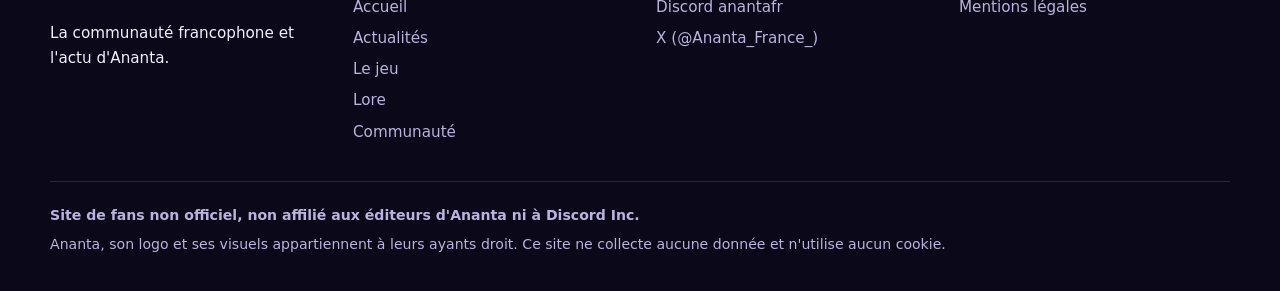
<file: mentions-legales.html>
<!DOCTYPE html>
<html lang="fr" class="no-js">
<head>
<meta charset="utf-8">
<meta name="viewport" content="width=device-width, initial-scale=1">
<title>Mentions légales | anantafr, site de fans d&#x27;Ananta</title>
<meta name="description" content="Mentions légales de anantafr : éditeur, contact, hébergeur GitHub, propriété intellectuelle, retrait de contenu sur demande et absence de cookies.">
<meta name="theme-color" content="#120f26">
<link rel="canonical" href="https://anantafr.fr/mentions-legales.html">
<link rel="icon" href="assets/img/favicon.svg" type="image/svg+xml">
<meta property="og:type" content="website">
<meta property="og:locale" content="fr_FR">
<meta property="og:site_name" content="anantafr">
<meta property="og:title" content="Mentions légales | anantafr, site de fans d&#x27;Ananta">
<meta property="og:description" content="Mentions légales de anantafr : éditeur, contact, hébergeur GitHub, propriété intellectuelle, retrait de contenu sur demande et absence de cookies.">
<meta property="og:url" content="https://anantafr.fr/mentions-legales.html">
<meta property="og:image" content="https://anantafr.fr/assets/img/image-partage.jpg">
<meta property="og:image:alt" content="Visuel de la communauté Discord francophone anantafr, avec le drapeau français">
<meta name="twitter:card" content="summary_large_image">
<meta name="twitter:site" content="@Ananta_France_">
<meta name="twitter:title" content="Mentions légales | anantafr, site de fans d&#x27;Ananta">
<meta name="twitter:description" content="Mentions légales de anantafr : éditeur, contact, hébergeur GitHub, propriété intellectuelle, retrait de contenu sur demande et absence de cookies.">
<meta name="twitter:image" content="https://anantafr.fr/assets/img/image-partage.jpg">
<link rel="stylesheet" href="style.css">
<script src="script.js" defer></script>
</head>
<body>
<a class="lien-evitement" href="#contenu">Aller au contenu</a>
<header class="entete">
  <div class="conteneur">
    <a class="logo" href="index.html" aria-label="anantafr, accueil">ananta<span>fr</span></a>
    <button class="burger" type="button" aria-expanded="false" aria-controls="menu" aria-label="Ouvrir le menu"><span></span></button>
    <nav aria-label="Navigation principale">
      <ul class="menu" id="menu">
        <li><a href="actualites.html">Actualités</a></li><li><a href="le-jeu.html">Le jeu</a></li><li><a href="lore.html">Lore</a></li><li><a href="communaute.html">Communauté</a></li>
        <li><a class="btn btn-primaire" href="https://discord.gg/QbMDtARXmU" target="_blank" rel="noopener">Rejoindre le Discord</a></li>
      </ul>
    </nav>
  </div>
</header>
<main id="contenu">
<section class="section texte" style="padding-top:calc(var(--haut-entete) + 56px)">
  <div class="conteneur" style="max-width:820px">
    <h1>Mentions légales</h1>
    <h2>Nature du site</h2>
    <p>anantafr est un site de fans non officiel. Il n'est affilié ni aux éditeurs d'Ananta ni à Discord Inc.</p>
    <h2>Éditeur</h2>
    <p>Éditeur du site : Takahiro<br>Contact : <a href="mailto:ananta.france.fr@gmail.com">ananta.france.fr@gmail.com</a></p>
    <h2>Hébergeur</h2>
    <p>GitHub Inc., 88 Colin P Kelly Jr Street, San Francisco, CA 94107, États-Unis (GitHub Pages).</p>
    <h2>Propriété intellectuelle</h2>
    <p>Ananta, son logo, ses images et ses vidéos appartiennent à leurs ayants droit. Ils sont présentés ici à titre d'information, sans intention de porter atteinte à leurs droits. Le code et les textes originaux de ce site appartiennent à son éditeur.</p>
    <h2>Retrait de contenu</h2>
    <p>Un ayant droit peut demander le retrait d'un contenu en écrivant à l'adresse de contact ci-dessus. Le contenu sera retiré rapidement.</p>
    <h2>Données personnelles et cookies</h2>
    <p>Ce site ne collecte aucune donnée personnelle et n'utilise aucun cookie. Il n'utilise ni statistiques, ni polices externes. Le lien vers Discord mène vers un service tiers, soumis à ses propres conditions.</p>
  </div>
</section>
</main>
<footer class="pied">
  <div class="conteneur">
    <div class="pied-grille">
      <div>
        <p class="logo" style="font-size:1.3rem">ananta<span>fr</span></p>
        <p>La communauté francophone et l'actu d'Ananta.</p>
      </div>
      <nav aria-label="Pages du site">
        <h2>Le site</h2>
        <ul>
          <li><a href="index.html">Accueil</a></li>
          <li><a href="actualites.html">Actualités</a></li>
          <li><a href="le-jeu.html">Le jeu</a></li>
          <li><a href="lore.html">Lore</a></li>
          <li><a href="communaute.html">Communauté</a></li>
        </ul>
      </nav>
      <div>
        <h2>Nous suivre</h2>
        <ul>
          <li><a href="https://discord.gg/QbMDtARXmU" target="_blank" rel="noopener">Discord anantafr</a></li>
          <li><a href="https://x.com/Ananta_France_" target="_blank" rel="noopener me">X (@Ananta_France_)</a></li>
          <!-- PERSONNALISER : pour ajouter un autre réseau, copie la ligne ci-dessus et change le lien. -->
        </ul>
      </div>
      <div>
        <h2>Informations</h2>
        <ul><li><a href="mentions-legales.html">Mentions légales</a></li></ul>
      </div>
    </div>
    <div class="mention">
      <p><strong>Site de fans non officiel, non affilié aux éditeurs d'Ananta ni à Discord Inc.</strong></p>
      <p>Ananta, son logo et ses visuels appartiennent à leurs ayants droit. Ce site ne collecte aucune donnée et n'utilise aucun cookie.</p>
    </div>
  </div>
</footer>
</body>
</html>
</file>
<file: style.css>
/* ==========================================================
   anantafr – feuille de style
   Direction : ville nocturne néon, anime, mystère.
   Personnalisation : modifie les variables ci-dessous.
   ========================================================== */
:root {
  --nuit: #120f26;        /* fond principal */
  --nuit-profond: #0b0919; /* zones sombres, pied de page */
  --surface: #1d1838;     /* cartes */
  --surface-2: #272051;   /* survol / éléments relevés */
  --texte: #f2f0ff;
  --texte-doux: #b9b3dd;  /* contraste 8:1 sur --nuit */
  --cyan: #2ee6d6;
  --rose: #ff3d8b;
  --ligne: rgba(242, 240, 255, .12);
  --rayon: 20px;
  --rayon-s: 12px;
  --ombre-cyan: 0 10px 40px -12px rgba(46, 230, 214, .35);
  --ombre-rose: 0 10px 40px -12px rgba(255, 61, 139, .45);
  --police: "Segoe UI", system-ui, -apple-system, Roboto, "Helvetica Neue", Arial, sans-serif;
  --police-titre: "Arial Black", "Segoe UI Black", Impact, system-ui, sans-serif;
  --largeur: 1180px;
  --haut-entete: 68px;
}

*, *::before, *::after { box-sizing: border-box; }
html { scroll-behavior: smooth; scroll-padding-top: calc(var(--haut-entete) + 12px); }
body {
  margin: 0; background: var(--nuit); color: var(--texte);
  font: 400 1.0625rem/1.65 var(--police); -webkit-font-smoothing: antialiased;
}
img, video { max-width: 100%; height: auto; display: block; }
a { color: var(--cyan); text-underline-offset: 3px; }
a:hover { color: #fff; }
p { margin: 0 0 1em; max-width: 68ch; }
h1, h2, h3 { font-family: var(--police-titre); font-style: italic; line-height: 1.08; letter-spacing: -.02em; margin: 0 0 .5em; }
h1 { font-size: clamp(2.2rem, 6.4vw, 4.6rem); }
h2 { font-size: clamp(1.7rem, 3.8vw, 2.6rem); }
h3 { font-size: 1.2rem; letter-spacing: -.01em; }
ul { padding-left: 1.2em; }
li { margin-bottom: .4em; }

:focus-visible { outline: 3px solid var(--cyan); outline-offset: 3px; border-radius: 6px; }
.lien-evitement { position: absolute; left: 12px; top: -60px; background: var(--cyan); color: #06231f; padding: 10px 16px; border-radius: 8px; font-weight: 700; z-index: 200; }
.lien-evitement:focus { top: 12px; }
.sr-only { position: absolute; width: 1px; height: 1px; overflow: hidden; clip: rect(0 0 0 0); white-space: nowrap; }

.conteneur { width: min(100% - 40px, var(--largeur)); margin-inline: auto; }
.section { padding: clamp(56px, 9vw, 110px) 0; }
.section-titre { max-width: 720px; margin-bottom: 36px; }
.section-titre p { color: var(--texte-doux); }
.fond-profond { background: var(--nuit-profond); }

/* ---------- Boutons ---------- */
.btn {
  display: inline-flex; align-items: center; justify-content: center; gap: .5em;
  padding: 14px 26px; border-radius: 999px; font-weight: 800; text-decoration: none; cursor: pointer;
  border: 2px solid transparent; font-size: 1rem; line-height: 1.2;
  transition: transform .2s, box-shadow .2s, background .2s, border-color .2s;
}
.btn-primaire { background: var(--rose); color: #fff; box-shadow: var(--ombre-rose); }
.btn-primaire:hover { background: #ff5a9f; color: #fff; transform: translateY(-2px); }
.btn-secondaire { background: rgba(18, 15, 38, .55); color: var(--texte); border-color: var(--cyan); backdrop-filter: blur(6px); }
.btn-secondaire:hover { background: var(--cyan); color: #06231f; transform: translateY(-2px); }
.btn-groupe { display: flex; flex-wrap: wrap; gap: 14px; margin-top: 28px; }

/* ---------- En-tête ---------- */
.entete {
  position: fixed; inset: 0 0 auto 0; height: var(--haut-entete); z-index: 100;
  background: linear-gradient(180deg, rgba(11, 9, 25, .92), rgba(11, 9, 25, .6)); backdrop-filter: blur(12px);
  border-bottom: 1px solid var(--ligne);
}
.entete .conteneur { height: 100%; display: flex; align-items: center; justify-content: space-between; gap: 16px; }
.logo { font-family: var(--police-titre); font-style: italic; font-size: 1.5rem; color: var(--texte); text-decoration: none; letter-spacing: -.03em; }
.logo span { color: var(--cyan); }
.menu { display: flex; align-items: center; gap: 6px; list-style: none; margin: 0; padding: 0; }
.menu li { margin: 0; }
.menu a:not(.btn) { color: var(--texte); text-decoration: none; padding: 10px 14px; border-radius: 999px; font-weight: 600; font-size: .98rem; }
.menu a:not(.btn):hover, .menu a[aria-current="page"] { background: var(--surface-2); color: var(--cyan); }
.menu .btn { padding: 10px 20px; margin-left: 6px; }
.burger { display: none; background: none; border: 2px solid var(--ligne); color: var(--texte); width: 46px; height: 46px; border-radius: 12px; cursor: pointer; }
.burger span, .burger span::before, .burger span::after { display: block; width: 20px; height: 2px; background: currentColor; position: relative; margin: auto; transition: transform .25s; }
.burger span::before, .burger span::after { content: ""; position: absolute; left: 0; }
.burger span::before { top: -6px; } .burger span::after { top: 6px; }
.burger[aria-expanded="true"] span { background: transparent; }
.burger[aria-expanded="true"] span::before { transform: translateY(6px) rotate(45deg); }
.burger[aria-expanded="true"] span::after { transform: translateY(-6px) rotate(-45deg); }

@media (max-width: 900px) {
  .burger { display: block; }
  .menu {
    position: fixed; inset: var(--haut-entete) 0 auto 0; flex-direction: column; align-items: stretch; gap: 4px;
    background: var(--nuit-profond); padding: 18px 20px 26px; border-bottom: 1px solid var(--ligne);
    transform: translateY(-120%); visibility: hidden; transition: transform .3s, visibility .3s;
  }
  .menu.ouvert { transform: none; visibility: visible; }
  .menu a:not(.btn) { display: block; padding: 14px 16px; }
  .menu .btn { margin: 10px 0 0; }
}
/* Sans JavaScript : le menu reste visible en liste */
.no-js .burger { display: none; }
.no-js .menu { position: static; transform: none; visibility: visible; flex-wrap: wrap; background: none; padding: 0; border: 0; flex-direction: row; }

/* ---------- Hero ---------- */
.hero { position: relative; min-height: 100svh; display: flex; align-items: flex-end; overflow: hidden; isolation: isolate; padding-top: var(--haut-entete); }
.hero-media, .hero-media video, .hero-media img { position: absolute; inset: 0; width: 100%; height: 100%; object-fit: cover; z-index: -2; }
.hero::before { /* dégradé de lisibilité */
  content: ""; position: absolute; inset: 0; z-index: -1;
  background:
    linear-gradient(180deg, rgba(18, 15, 38, .55) 0%, rgba(18, 15, 38, 0) 30%, rgba(18, 15, 38, .75) 72%, var(--nuit) 100%),
    linear-gradient(90deg, rgba(18, 15, 38, .85) 0%, rgba(18, 15, 38, 0) 65%);
}
.hero-contenu { padding: 60px 0 56px; }
.hero h1 { max-width: 16ch; text-shadow: 0 4px 40px rgba(0, 0, 0, .5); }
.hero h1 .nom { color: var(--cyan); }
.hero .accroche { font-size: clamp(1.1rem, 2.2vw, 1.4rem); max-width: 52ch; color: #e6e2ff; }
.hero-petit { min-height: 56svh; }
.hero-petit .hero-contenu { padding-bottom: 44px; }
.hero-petit h1 { font-size: clamp(2rem, 5vw, 3.6rem); max-width: 20ch; }
.fil-ariane { font-size: .9rem; color: var(--texte-doux); margin-bottom: 14px; }
.fil-ariane a { color: var(--texte-doux); }

/* Décompte */
.decompte { margin-top: 34px; display: inline-block; padding: 18px 22px; border-radius: var(--rayon); background: rgba(18, 15, 38, .62); border: 1px solid var(--ligne); backdrop-filter: blur(10px); }
.decompte-titre { margin: 0 0 8px; font-size: .95rem; color: var(--texte-doux); }
.decompte-grille { display: none; gap: 10px; }
.js .decompte-grille { display: flex; }
.js .decompte-secours { display: none; }
.decompte-case { min-width: 74px; text-align: center; padding: 10px 6px; border-radius: var(--rayon-s); background: var(--surface); border: 1px solid rgba(46, 230, 214, .35); box-shadow: var(--ombre-cyan); }
.decompte-case b { display: block; font: 900 italic 2rem/1 var(--police-titre); color: var(--cyan); font-variant-numeric: tabular-nums; }
.decompte-case small { color: var(--texte-doux); font-size: .78rem; }
.decompte-secours { font-weight: 700; margin: 0; }

/* ---------- Chiffres ---------- */
.chiffres { background: var(--surface); border-block: 1px solid var(--ligne); }
.chiffres ul { list-style: none; margin: 0; padding: 0; display: grid; grid-template-columns: repeat(2, 1fr); }
.chiffres li { margin: 0; padding: 26px 20px; border-left: 1px solid var(--ligne); }
.chiffres li:nth-child(odd) { border-left: 0; }
.chiffres b { display: block; font: 900 italic clamp(1.4rem, 3vw, 2rem)/1.1 var(--police-titre); color: var(--texte); }
.chiffres span { color: var(--texte-doux); font-size: .95rem; }
@media (min-width: 760px) { .chiffres ul { grid-template-columns: repeat(4, 1fr); } .chiffres li:nth-child(odd) { border-left: 1px solid var(--ligne); } .chiffres li:first-child { border-left: 0; } }

/* ---------- Cartes ---------- */
.grille-3 { display: grid; gap: 22px; grid-template-columns: repeat(auto-fit, minmax(270px, 1fr)); }
.carte { background: var(--surface); border: 1px solid var(--ligne); border-radius: var(--rayon); padding: 26px; display: flex; flex-direction: column; transition: transform .25s, box-shadow .25s, border-color .25s; }
.carte:hover { transform: translateY(-4px); border-color: rgba(46, 230, 214, .5); box-shadow: var(--ombre-cyan); }
.carte time { color: var(--rose); font-weight: 800; font-size: .92rem; }
.carte h3 { margin-top: 8px; }
.carte p { color: var(--texte-doux); flex: 1; }
.carte .lien-source { font-weight: 700; }
.a-completer { background: rgba(255, 61, 139, .16); color: #ffb3d1; padding: 1px 8px; border-radius: 6px; font-size: .88em; white-space: nowrap; }

/* ---------- Bento ---------- */
.bento { display: grid; gap: 16px; grid-template-columns: 1fr; }
.tuile { position: relative; overflow: hidden; border-radius: var(--rayon); min-height: 230px; padding: 24px; display: flex; flex-direction: column; justify-content: flex-end; text-decoration: none; color: var(--texte); border: 1px solid var(--ligne); isolation: isolate; background: var(--surface); transition: transform .25s, box-shadow .25s; }
.tuile:hover { transform: translateY(-4px); box-shadow: var(--ombre-rose); color: var(--texte); }
.tuile img { position: absolute; inset: 0; width: 100%; height: 100%; object-fit: cover; z-index: -2; transition: transform .6s; }
.tuile:hover img { transform: scale(1.06); }
.tuile::after { content: ""; position: absolute; inset: 0; z-index: -1; background: linear-gradient(180deg, rgba(18, 15, 38, 0) 20%, rgba(11, 9, 25, .92) 100%); }
.tuile h3 { margin-bottom: 6px; font-size: 1.45rem; }
.tuile p { margin: 0; font-size: .98rem; color: #e1ddfa; }
.tuile-chongxiao { background: linear-gradient(135deg, #1b5a68 0%, #2d3a7a 55%, #3b1f5e 100%); }
.tuile-anomalies { background: radial-gradient(circle at 80% 20%, rgba(255, 61, 139, .55), transparent 55%), linear-gradient(135deg, #2a1050, #120f26); }
.tuile-plateformes { background: radial-gradient(circle at 15% 15%, rgba(46, 230, 214, .4), transparent 55%), linear-gradient(135deg, #1d1838, #0b0919); }
.tuile-chongxiao::after, .tuile-anomalies::after, .tuile-plateformes::after { background: linear-gradient(180deg, rgba(11, 9, 25, 0) 40%, rgba(11, 9, 25, .7) 100%); }
@media (min-width: 640px) { .bento { grid-template-columns: repeat(2, 1fr); } }
@media (min-width: 980px) {
  .bento { grid-template-columns: repeat(4, 1fr); grid-auto-rows: 210px; }
  .tuile { min-height: 0; }
  .t-nova { grid-column: span 2; grid-row: span 2; }
  .t-chong { grid-column: span 2; }
  .t-anom, .t-plat { grid-column: span 2; }
}

/* ---------- Vidéo ---------- */
.cadre-video { position: relative; border-radius: var(--rayon); overflow: hidden; border: 1px solid rgba(46, 230, 214, .4); box-shadow: var(--ombre-cyan), 0 0 0 6px rgba(29, 24, 56, .6); background: #000; aspect-ratio: 16 / 9; }
.cadre-video video { width: 100%; height: 100%; object-fit: contain; background: #000; }
.legende { color: var(--texte-doux); font-size: .92rem; margin-top: 12px; }

/* ---------- Galerie ---------- */
.galerie { display: grid; gap: 14px; grid-template-columns: repeat(auto-fit, minmax(260px, 1fr)); }
.galerie figure { margin: 0; border-radius: var(--rayon-s); overflow: hidden; background: var(--surface); border: 1px solid var(--ligne); }
.galerie img { width: 100%; aspect-ratio: 16 / 9; object-fit: cover; transition: transform .5s; }
.galerie figure:hover img { transform: scale(1.04); }
.galerie figcaption { padding: 12px 16px; font-size: .92rem; color: var(--texte-doux); }
.galerie figure { overflow: hidden; }

/* ---------- Bloc deux colonnes ---------- */
.duo { display: grid; gap: 40px; align-items: center; }
@media (min-width: 900px) { .duo { grid-template-columns: 1fr 1fr; } .duo.inverse > :first-child { order: 2; } }
.visuel-rond { border-radius: var(--rayon); border: 1px solid var(--ligne); box-shadow: var(--ombre-rose); width: 100%; max-width: 460px; margin-inline: auto; aspect-ratio: 1; object-fit: cover; }
.liste-atouts { list-style: none; padding: 0; margin: 0 0 24px; display: grid; gap: 10px; }
.liste-atouts li { margin: 0; padding: 12px 16px 12px 46px; background: var(--surface); border: 1px solid var(--ligne); border-radius: var(--rayon-s); position: relative; }
.liste-atouts li::before { content: ""; position: absolute; left: 16px; top: 50%; width: 14px; height: 14px; margin-top: -7px; background: var(--cyan); transform: rotate(45deg) skew(10deg, 10deg); border-radius: 3px; box-shadow: 0 0 14px var(--cyan); }
.pastilles { display: flex; flex-wrap: wrap; gap: 10px; padding: 0; list-style: none; margin: 0 0 20px; }
.pastilles li { margin: 0; padding: 8px 16px; border-radius: 999px; background: var(--surface-2); border: 1px solid var(--ligne); font-weight: 700; font-size: .95rem; }

/* ---------- Salons ---------- */
.salons { display: grid; gap: 14px; grid-template-columns: repeat(auto-fit, minmax(240px, 1fr)); }
.salon { background: var(--surface); border-radius: var(--rayon); padding: 22px; border: 1px solid var(--ligne); }
.salon h3::before { content: "#"; color: var(--cyan); margin-right: 4px; }
.salon p { color: var(--texte-doux); margin: 0; }

/* ---------- FAQ ---------- */
.faq details { background: var(--surface); border: 1px solid var(--ligne); border-radius: var(--rayon-s); margin-bottom: 12px; }
.faq summary { cursor: pointer; padding: 18px 22px; font-weight: 700; list-style: none; display: flex; justify-content: space-between; gap: 16px; }
.faq summary::-webkit-details-marker { display: none; }
.faq summary::after { content: "+"; color: var(--cyan); font-size: 1.5rem; line-height: 1; transition: transform .2s; }
.faq details[open] summary::after { transform: rotate(45deg); }
.faq details[open] { border-color: rgba(46, 230, 214, .5); }
.faq details p { padding: 0 22px 18px; margin: 0; color: var(--texte-doux); }

/* ---------- Chronologie (actus) ---------- */
.liste-actus { display: grid; gap: 20px; }

/* ---------- Appel final ---------- */
.cta-final { text-align: center; position: relative; overflow: hidden; isolation: isolate; background: radial-gradient(ellipse at 50% 120%, rgba(255, 61, 139, .35), transparent 60%), radial-gradient(ellipse at 50% -20%, rgba(46, 230, 214, .22), transparent 55%), var(--nuit-profond); }
.cta-final p { margin-inline: auto; color: var(--texte-doux); }
.cta-final .btn-groupe { justify-content: center; }

/* ---------- Pied de page ---------- */
.pied { background: var(--nuit-profond); border-top: 1px solid var(--ligne); padding: 48px 0 30px; font-size: .95rem; }
.pied-grille { display: grid; gap: 32px; grid-template-columns: repeat(auto-fit, minmax(200px, 1fr)); margin-bottom: 30px; }
.pied h2 { font-size: 1rem; font-style: normal; letter-spacing: 0; margin-bottom: 12px; }
.pied ul { list-style: none; padding: 0; margin: 0; }
.pied a { color: var(--texte-doux); text-decoration: none; }
.pied a:hover { color: var(--cyan); text-decoration: underline; }
.pied .mention { border-top: 1px solid var(--ligne); padding-top: 22px; color: var(--texte-doux); font-size: .88rem; }
.pied .mention p { max-width: none; margin-bottom: .4em; }

/* Texte courant des pages intérieures */
.texte h2 { margin-top: 1.6em; }
.texte h2:first-child { margin-top: 0; }
.texte p, .texte li { color: #d9d5f5; }

/* ---------- Mouvement réduit ---------- */
@media (prefers-reduced-motion: reduce) {
  html { scroll-behavior: auto; }
  *, *::before, *::after { transition: none !important; animation: none !important; }
}
</file>
